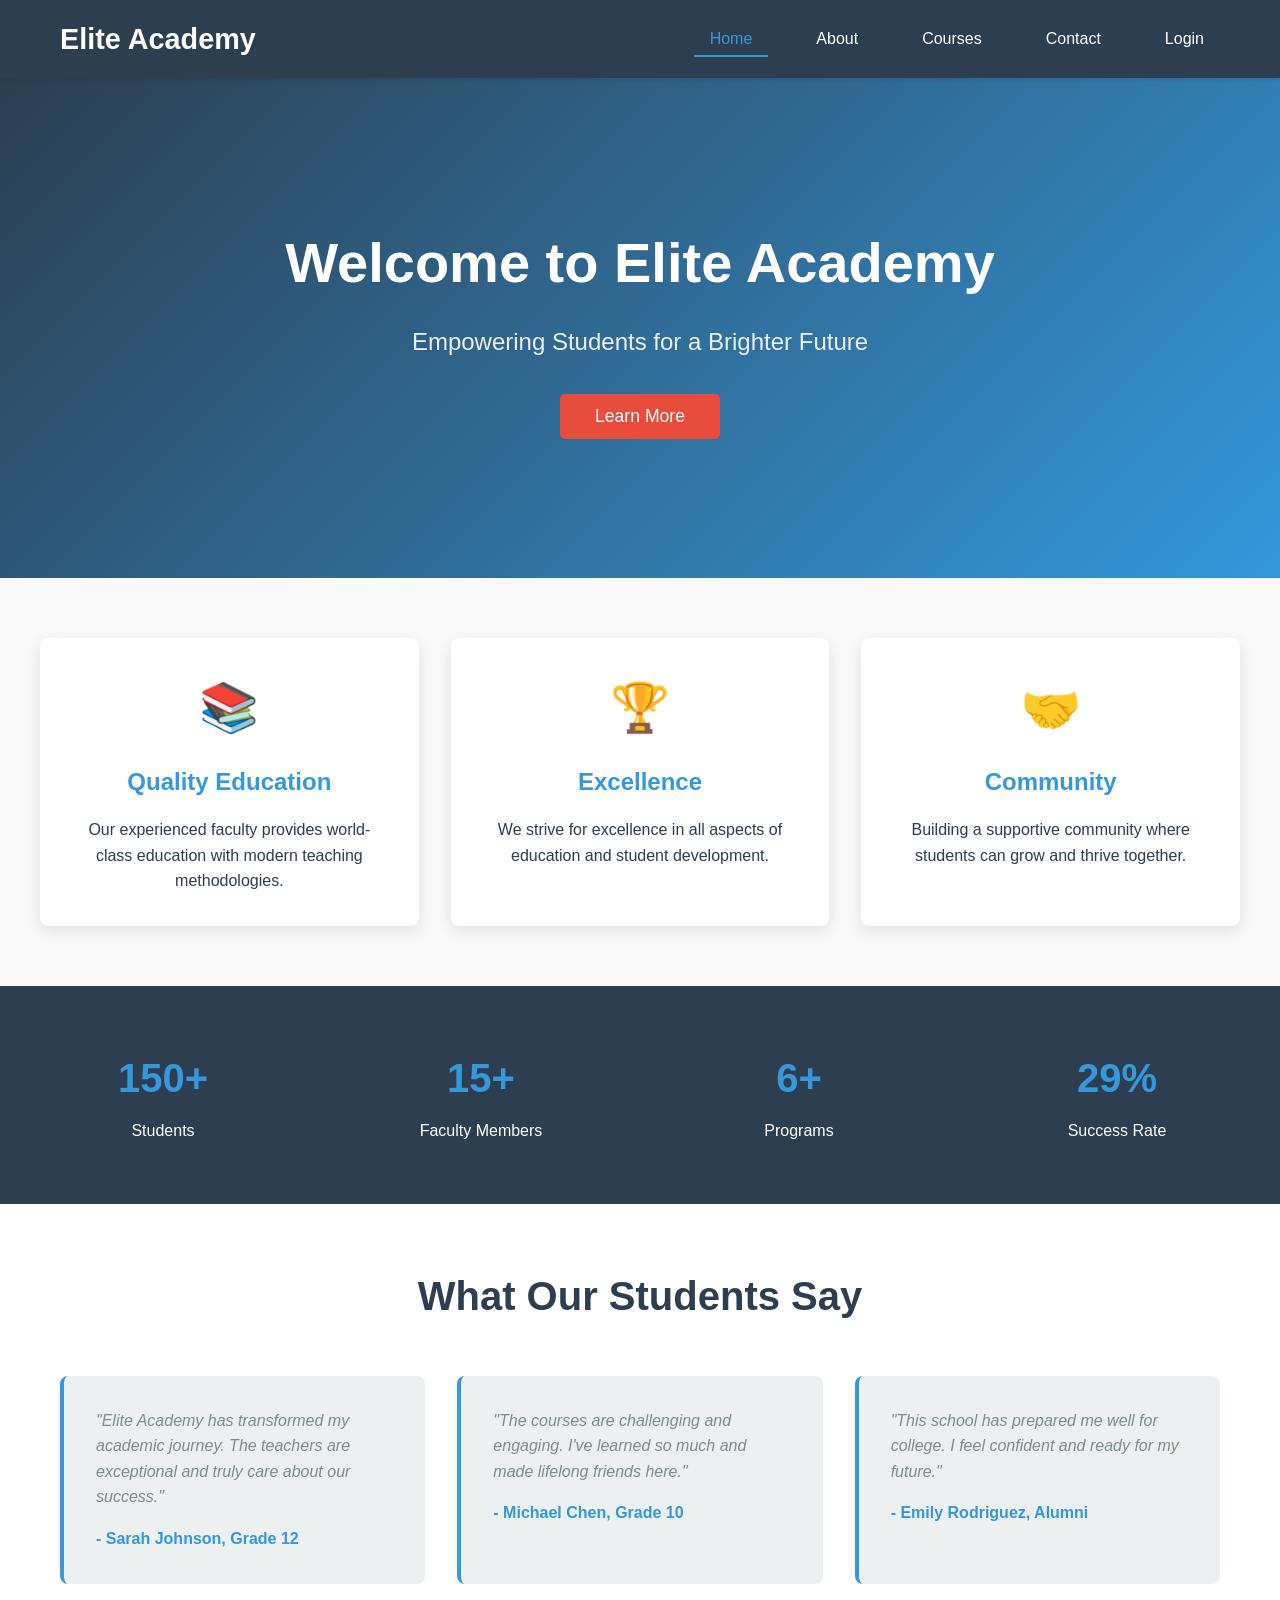
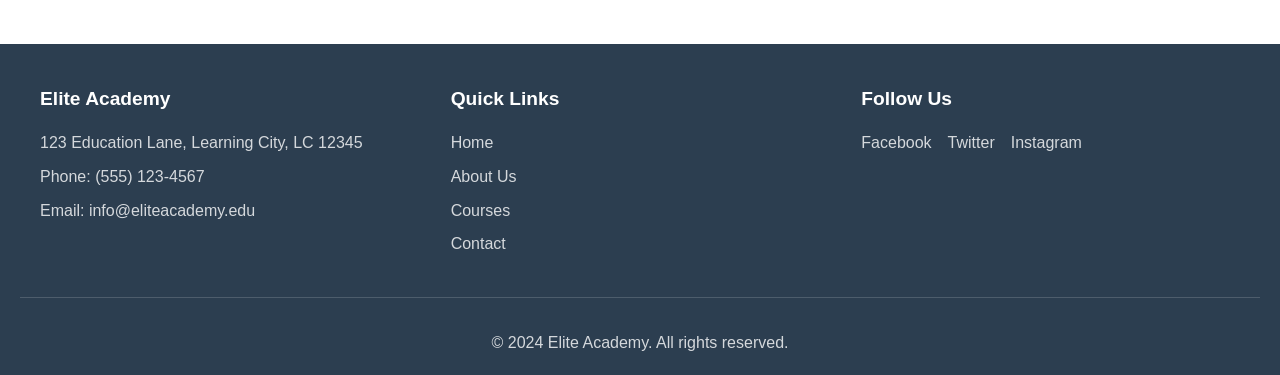
<file: school-website/index.html>
<!DOCTYPE html>
<html lang="en">
<head>
    <meta charset="UTF-8">
    <meta name="viewport" content="width=device-width, initial-scale=1.0">
    <title>Elite Academy - Quality Education for All</title>
    <link rel="stylesheet" href="style.css">
</head>
<body>
    <nav class="navbar">
        <div class="nav-container">
            <div class="logo">Elite Academy</div>
            <ul class="nav-menu">
                <li><a href="index.html" class="active">Home</a></li>
                <li><a href="about.html">About</a></li>
                <li><a href="courses.html">Courses</a></li>
                <li><a href="contact.html">Contact</a></li>
                <li><a href="login.html">Login</a></li>
            </ul>
        </div>
    </nav>

    <section class="hero">
        <div class="hero-content">
            <h1>Welcome to Elite Academy</h1>
            <p>Empowering Students for a Brighter Future</p>
            <button class="cta-button" onclick="document.location='about.html'">Learn More</button>
        </div>
    </section>

    <section class="features">
        <div class="feature-container">
            <div class="feature-card">
                <div class="feature-icon">📚</div>
                <h3>Quality Education</h3>
                <p>Our experienced faculty provides world-class education with modern teaching methodologies.</p>
            </div>
            <div class="feature-card">
                <div class="feature-icon">🏆</div>
                <h3>Excellence</h3>
                <p>We strive for excellence in all aspects of education and student development.</p>
            </div>
            <div class="feature-card">
                <div class="feature-icon">🤝</div>
                <h3>Community</h3>
                <p>Building a supportive community where students can grow and thrive together.</p>
            </div>
        </div>
    </section>

    <section class="stats">
        <div class="stat-item">
            <h2>500+</h2>
            <p>Students</p>
        </div>
        <div class="stat-item">
            <h2>50+</h2>
            <p>Faculty Members</p>
        </div>
        <div class="stat-item">
            <h2>20+</h2>
            <p>Programs</p>
        </div>
        <div class="stat-item">
            <h2>95%</h2>
            <p>Success Rate</p>
        </div>
    </section>

    <section class="testimonials">
        <h2>What Our Students Say</h2>
        <div class="testimonial-container">
            <div class="testimonial">
                <p>"Elite Academy has transformed my academic journey. The teachers are exceptional and truly care about our success."</p>
                <strong>- Sarah Johnson, Grade 12</strong>
            </div>
            <div class="testimonial">
                <p>"The courses are challenging and engaging. I've learned so much and made lifelong friends here."</p>
                <strong>- Michael Chen, Grade 10</strong>
            </div>
            <div class="testimonial">
                <p>"This school has prepared me well for college. I feel confident and ready for my future."</p>
                <strong>- Emily Rodriguez, Alumni</strong>
            </div>
        </div>
    </section>

    <footer class="footer">
        <div class="footer-content">
            <div class="footer-section">
                <h4>Elite Academy</h4>
                <p>123 Education Lane, Learning City, LC 12345</p>
                <p>Phone: (555) 123-4567</p>
                <p>Email: info@eliteacademy.edu</p>
            </div>
            <div class="footer-section">
                <h4>Quick Links</h4>
                <ul>
                    <li><a href="index.html">Home</a></li>
                    <li><a href="about.html">About Us</a></li>
                    <li><a href="courses.html">Courses</a></li>
                    <li><a href="contact.html">Contact</a></li>
                </ul>
            </div>
            <div class="footer-section">
                <h4>Follow Us</h4>
                <div class="social-links">
                    <a href="#">Facebook</a>
                    <a href="#">Twitter</a>
                    <a href="#">Instagram</a>
                </div>
            </div>
        </div>
        <div class="footer-bottom">
            <p>&copy; 2024 Elite Academy. All rights reserved.</p>
        </div>
    </footer>

    <script src="script.js"></script>
</body>
</html>
</file>
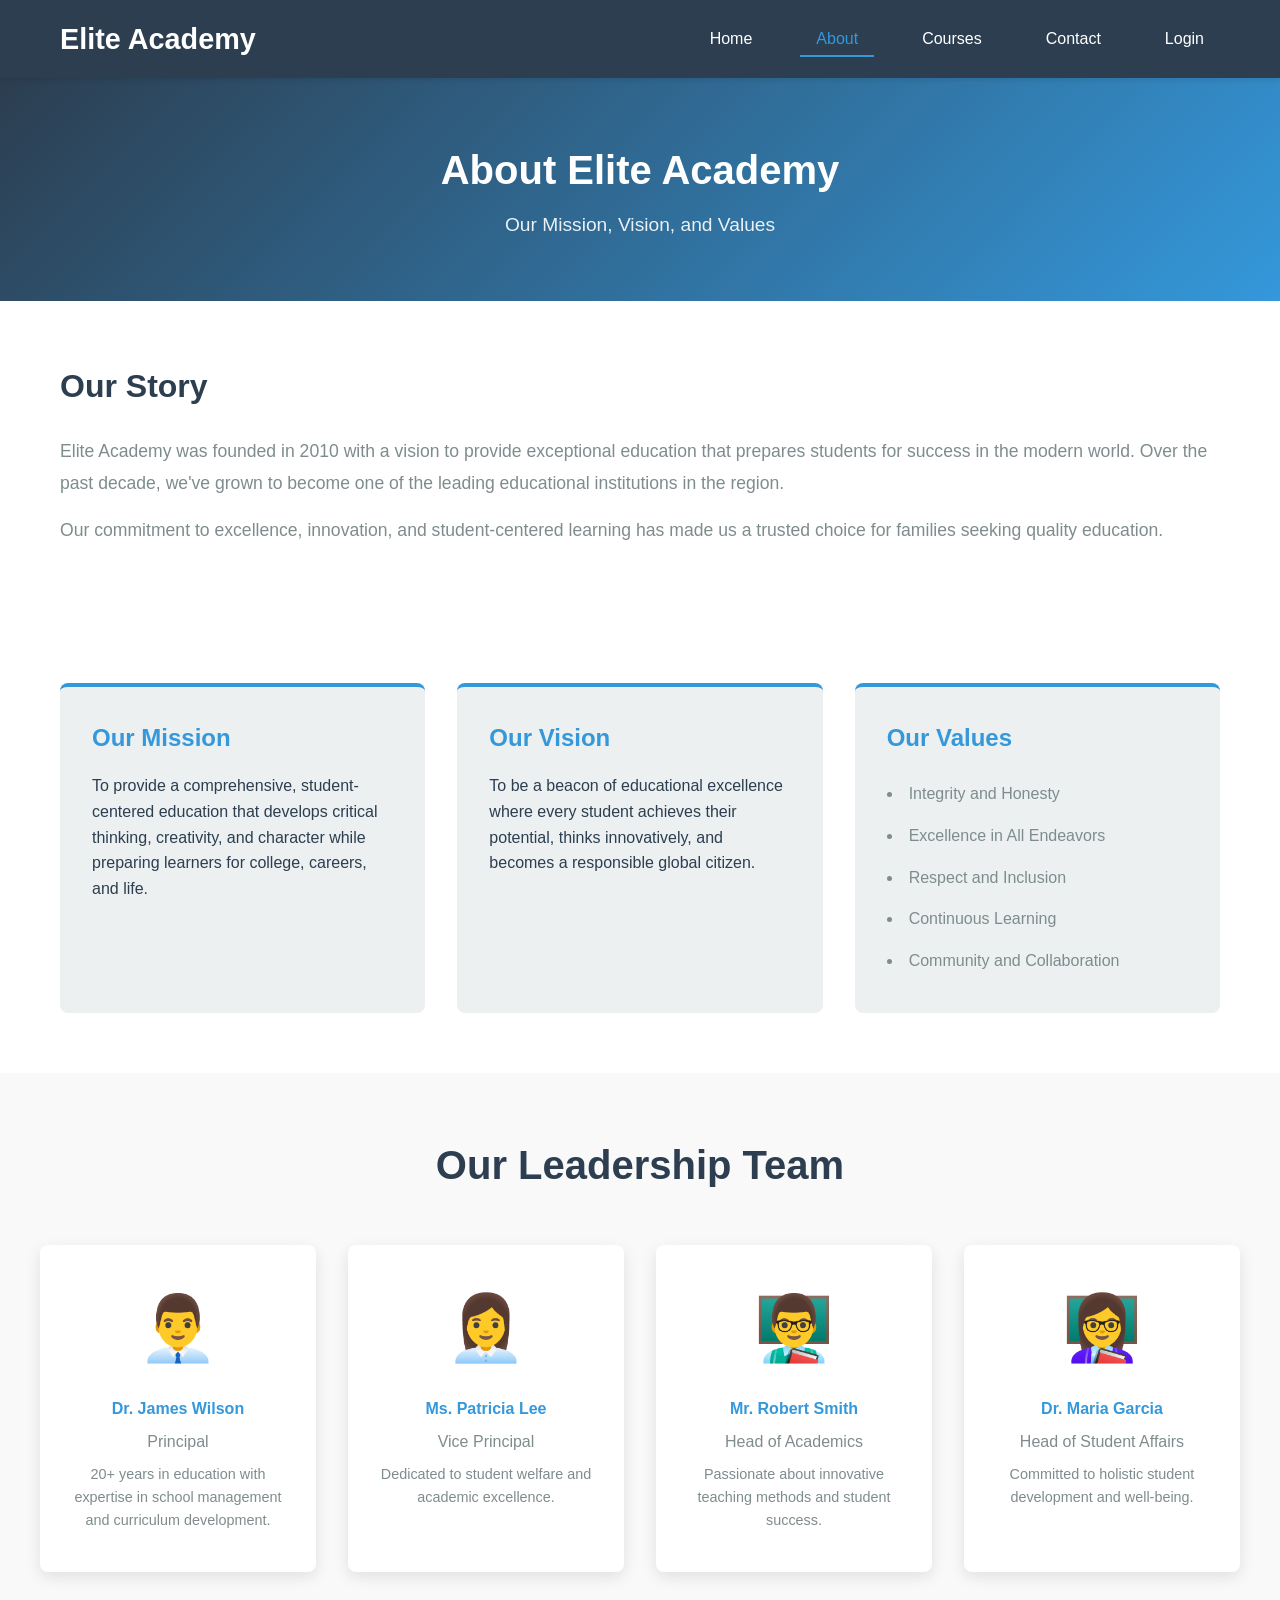
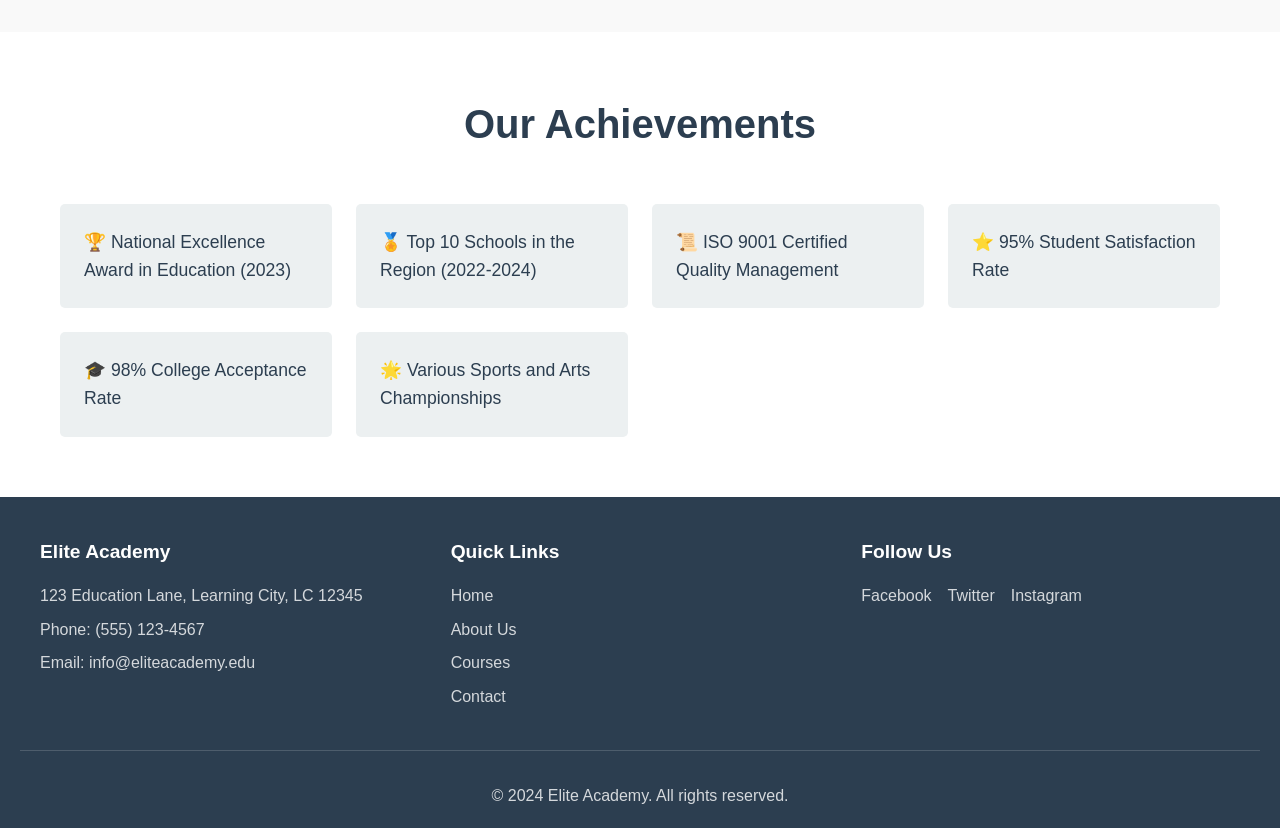
<file: school-website/about.html>
<!DOCTYPE html>
<html lang="en">
<head>
    <meta charset="UTF-8">
    <meta name="viewport" content="width=device-width, initial-scale=1.0">
    <title>About - Elite Academy</title>
    <link rel="stylesheet" href="style.css">
</head>
<body>
    <nav class="navbar">
        <div class="nav-container">
            <div class="logo">Elite Academy</div>
            <ul class="nav-menu">
                <li><a href="index.html">Home</a></li>
                <li><a href="about.html" class="active">About</a></li>
                <li><a href="courses.html">Courses</a></li>
                <li><a href="contact.html">Contact</a></li>
                <li><a href="login.html">Login</a></li>
            </ul>
        </div>
    </nav>

    <section class="page-hero">
        <h1>About Elite Academy</h1>
        <p>Our Mission, Vision, and Values</p>
    </section>

    <section class="about-section">
        <div class="about-container">
            <div class="about-text">
                <h2>Our Story</h2>
                <p>Elite Academy was founded in 2010 with a vision to provide exceptional education that prepares students for success in the modern world. Over the past decade, we've grown to become one of the leading educational institutions in the region.</p>
                <p>Our commitment to excellence, innovation, and student-centered learning has made us a trusted choice for families seeking quality education.</p>
            </div>
        </div>
    </section>

    <section class="mission-vision">
        <div class="mission-card">
            <h3>Our Mission</h3>
            <p>To provide a comprehensive, student-centered education that develops critical thinking, creativity, and character while preparing learners for college, careers, and life.</p>
        </div>
        <div class="vision-card">
            <h3>Our Vision</h3>
            <p>To be a beacon of educational excellence where every student achieves their potential, thinks innovatively, and becomes a responsible global citizen.</p>
        </div>
        <div class="values-card">
            <h3>Our Values</h3>
            <ul>
                <li>Integrity and Honesty</li>
                <li>Excellence in All Endeavors</li>
                <li>Respect and Inclusion</li>
                <li>Continuous Learning</li>
                <li>Community and Collaboration</li>
            </ul>
        </div>
    </section>

    <section class="team">
        <h2>Our Leadership Team</h2>
        <div class="team-container">
            <div class="team-member">
                <div class="member-image">👨‍💼</div>
                <h4>Dr. James Wilson</h4>
                <p>Principal</p>
                <p class="member-bio">20+ years in education with expertise in school management and curriculum development.</p>
            </div>
            <div class="team-member">
                <div class="member-image">👩‍💼</div>
                <h4>Ms. Patricia Lee</h4>
                <p>Vice Principal</p>
                <p class="member-bio">Dedicated to student welfare and academic excellence.</p>
            </div>
            <div class="team-member">
                <div class="member-image">👨‍🏫</div>
                <h4>Mr. Robert Smith</h4>
                <p>Head of Academics</p>
                <p class="member-bio">Passionate about innovative teaching methods and student success.</p>
            </div>
            <div class="team-member">
                <div class="member-image">👩‍🏫</div>
                <h4>Dr. Maria Garcia</h4>
                <p>Head of Student Affairs</p>
                <p class="member-bio">Committed to holistic student development and well-being.</p>
            </div>
        </div>
    </section>

    <section class="achievements">
        <h2>Our Achievements</h2>
        <ul class="achievement-list">
            <li>🏆 National Excellence Award in Education (2023)</li>
            <li>🏅 Top 10 Schools in the Region (2022-2024)</li>
            <li>📜 ISO 9001 Certified Quality Management</li>
            <li>⭐ 95% Student Satisfaction Rate</li>
            <li>🎓 98% College Acceptance Rate</li>
            <li>🌟 Various Sports and Arts Championships</li>
        </ul>
    </section>

    <footer class="footer">
        <div class="footer-content">
            <div class="footer-section">
                <h4>Elite Academy</h4>
                <p>123 Education Lane, Learning City, LC 12345</p>
                <p>Phone: (555) 123-4567</p>
                <p>Email: info@eliteacademy.edu</p>
            </div>
            <div class="footer-section">
                <h4>Quick Links</h4>
                <ul>
                    <li><a href="index.html">Home</a></li>
                    <li><a href="about.html">About Us</a></li>
                    <li><a href="courses.html">Courses</a></li>
                    <li><a href="contact.html">Contact</a></li>
                </ul>
            </div>
            <div class="footer-section">
                <h4>Follow Us</h4>
                <div class="social-links">
                    <a href="#">Facebook</a>
                    <a href="#">Twitter</a>
                    <a href="#">Instagram</a>
                </div>
            </div>
        </div>
        <div class="footer-bottom">
            <p>&copy; 2024 Elite Academy. All rights reserved.</p>
        </div>
    </footer>

    <script src="script.js"></script>
</body>
</html>
</file>
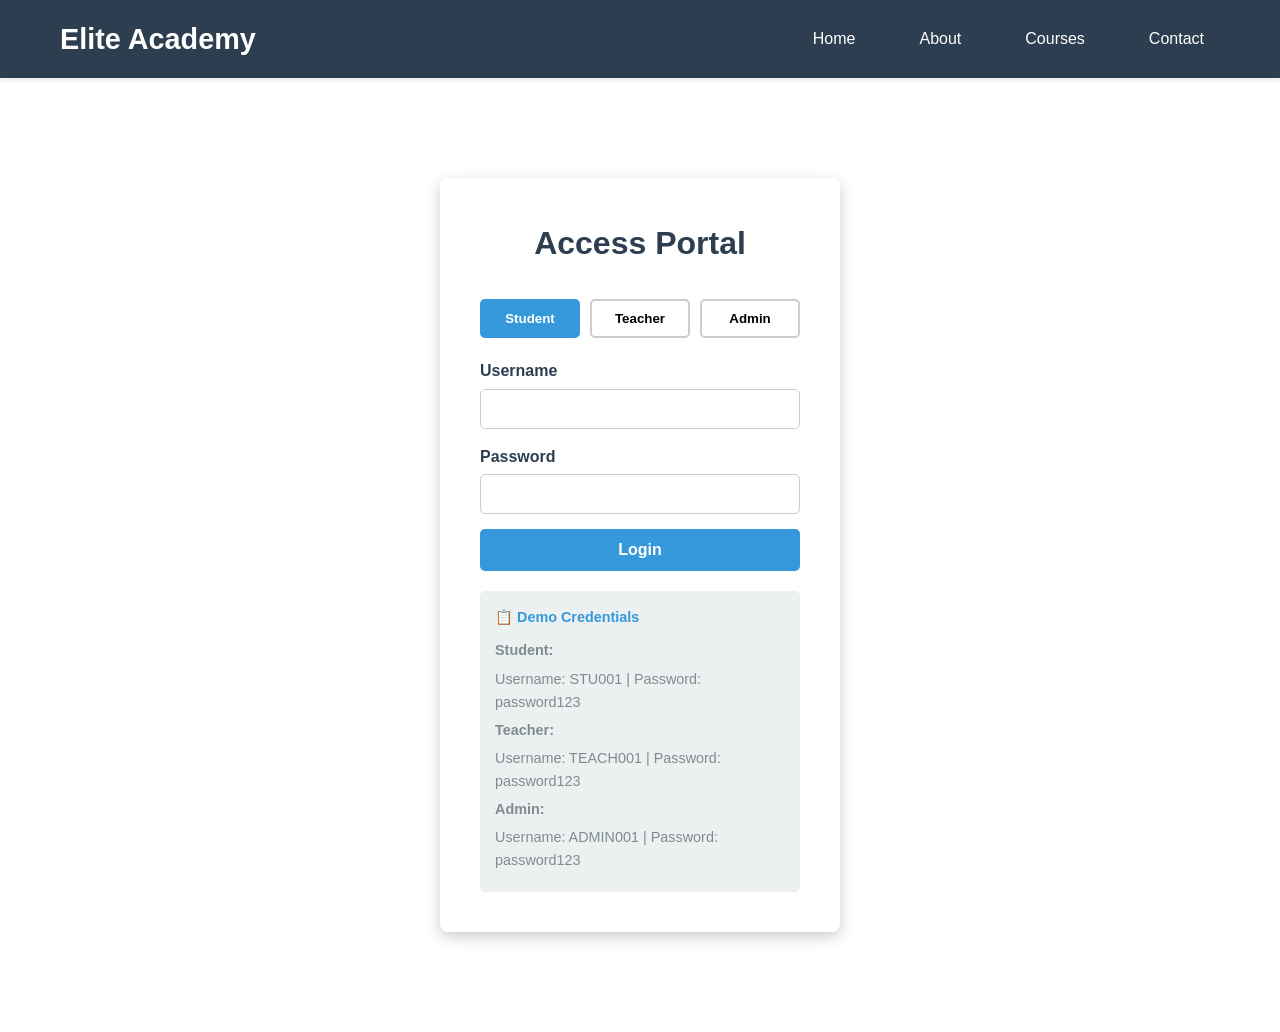
<file: school-website/admin-dashboard.html>
<!DOCTYPE html>
<html lang="en">
<head>
    <meta charset="UTF-8">
    <meta name="viewport" content="width=device-width, initial-scale=1.0">
    <title>Admin Dashboard - Elite Academy</title>
    <link rel="stylesheet" href="style.css">
    <style>
        .dashboard-container {
            max-width: 1400px;
            margin: 0 auto;
            padding: 20px;
        }

        .dashboard-header {
            background: linear-gradient(135deg, var(--primary-color) 0%, var(--secondary-color) 100%);
            color: white;
            padding: 30px;
            border-radius: 8px;
            margin-bottom: 30px;
        }

        .dashboard-header h1 {
            margin: 0;
            font-size: 2.5rem;
        }

        .dashboard-stats {
            display: grid;
            grid-template-columns: repeat(auto-fit, minmax(200px, 1fr));
            gap: 20px;
            margin-bottom: 30px;
        }

        .stat-card {
            background: white;
            padding: 20px;
            border-radius: 8px;
            text-align: center;
            box-shadow: 0 5px 15px rgba(0,0,0,0.1);
        }

        .stat-card h3 {
            color: var(--secondary-color);
            font-size: 2rem;
            margin: 10px 0;
        }

        .stat-card p {
            color: var(--light-text);
            margin: 0;
        }

        .tab-container {
            display: flex;
            gap: 10px;
            margin-bottom: 20px;
        }

        .tab-btn {
            padding: 10px 20px;
            background: white;
            border: 2px solid #ddd;
            border-radius: 5px;
            cursor: pointer;
            transition: all 0.3s ease;
            font-weight: 600;
        }

        .tab-btn.active {
            background: var(--secondary-color);
            color: white;
            border-color: var(--secondary-color);
        }

        .tab-content {
            background: white;
            padding: 30px;
            border-radius: 8px;
            box-shadow: 0 5px 15px rgba(0,0,0,0.1);
            display: none;
        }

        .tab-content.active {
            display: block;
        }

        .users-table {
            width: 100%;
            border-collapse: collapse;
            margin-bottom: 20px;
        }

        .users-table thead {
            background-color: var(--primary-color);
            color: white;
        }

        .users-table th,
        .users-table td {
            padding: 15px;
            text-align: left;
            border-bottom: 1px solid #ddd;
        }

        .users-table tbody tr:hover {
            background-color: var(--light-bg);
        }

        .action-buttons {
            display: flex;
            gap: 10px;
        }

        .edit-btn, .delete-btn {
            padding: 6px 12px;
            border: none;
            border-radius: 5px;
            cursor: pointer;
            font-size: 0.9rem;
            transition: all 0.3s ease;
        }

        .edit-btn {
            background-color: var(--secondary-color);
            color: white;
        }

        .edit-btn:hover {
            background-color: #2980b9;
        }

        .delete-btn {
            background-color: var(--accent-color);
            color: white;
        }

        .delete-btn:hover {
            background-color: #c0392b;
        }

        .add-user-form {
            background: var(--light-bg);
            padding: 20px;
            border-radius: 8px;
            margin-bottom: 20px;
        }

        .form-row {
            display: grid;
            grid-template-columns: repeat(auto-fit, minmax(200px, 1fr));
            gap: 15px;
            margin-bottom: 15px;
        }

        .form-group {
            display: flex;
            flex-direction: column;
        }

        .form-group label {
            font-weight: 600;
            margin-bottom: 5px;
            color: var(--dark-text);
        }

        .form-group input,
        .form-group select {
            padding: 8px;
            border: 1px solid #ccc;
            border-radius: 5px;
            font-size: 1rem;
        }

        .form-group input:focus,
        .form-group select:focus {
            outline: none;
            border-color: var(--secondary-color);
            box-shadow: 0 0 5px rgba(52, 152, 219, 0.3);
        }

        .add-btn {
            background-color: var(--secondary-color);
            color: white;
            padding: 10px 20px;
            border: none;
            border-radius: 5px;
            cursor: pointer;
            font-weight: 600;
            transition: all 0.3s ease;
        }

        .add-btn:hover {
            background-color: #2980b9;
        }

        .logout-btn {
            background-color: var(--accent-color);
            color: white;
            padding: 10px 20px;
            border: none;
            border-radius: 5px;
            cursor: pointer;
            float: right;
            transition: all 0.3s ease;
        }

        .logout-btn:hover {
            background-color: #c0392b;
        }

        .clear-float {
            clear: both;
        }

        .success-message {
            background-color: #27ae60;
            color: white;
            padding: 15px;
            border-radius: 5px;
            margin-bottom: 20px;
            display: none;
        }

        .error-message {
            background-color: var(--accent-color);
            color: white;
            padding: 15px;
            border-radius: 5px;
            margin-bottom: 20px;
            display: none;
        }

        .no-data {
            text-align: center;
            padding: 40px;
            color: var(--light-text);
        }

        .role-badge {
            display: inline-block;
            padding: 4px 10px;
            border-radius: 15px;
            font-size: 0.85rem;
            font-weight: 600;
        }

        .role-student { background-color: #3498db; color: white; }
        .role-teacher { background-color: #9b59b6; color: white; }
        .role-admin { background-color: #e74c3c; color: white; }
    </style>
</head>
<body>
    <nav class="navbar">
        <div class="nav-container">
            <div class="logo">Elite Academy</div>
            <ul class="nav-menu">
                <li><a href="index.html">Home</a></li>
                <li><a href="admin-dashboard.html" class="active">Admin Dashboard</a></li>
                <li><a href="#" onclick="handleLogout(); return false;">Logout</a></li>
            </ul>
        </div>
    </nav>

    <div class="dashboard-container">
        <div class="dashboard-header">
            <button class="logout-btn" onclick="handleLogout()">Logout</button>
            <h1>🔐 Admin Dashboard</h1>
            <p id="admin-name">Administrator</p>
            <div class="clear-float"></div>
        </div>

        <div id="success-message" class="success-message"></div>
        <div id="error-message" class="error-message"></div>

        <div class="dashboard-stats">
            <div class="stat-card">
                <div>👨‍🎓</div>
                <h3 id="total-students">0</h3>
                <p>Total Students</p>
            </div>
            <div class="stat-card">
                <div>👨‍🏫</div>
                <h3 id="total-teachers">0</h3>
                <p>Total Teachers</p>
            </div>
            <div class="stat-card">
                <div>👤</div>
                <h3 id="total-admins">0</h3>
                <p>Total Admins</p>
            </div>
            <div class="stat-card">
                <div>📊</div>
                <h3 id="total-users">0</h3>
                <p>Total Users</p>
            </div>
        </div>

        <div class="tab-container">
            <button class="tab-btn active" onclick="switchTab('students')">Students</button>
            <button class="tab-btn" onclick="switchTab('teachers')">Teachers</button>
            <button class="tab-btn" onclick="switchTab('admins')">Admins</button>
        </div>

        <!-- Students Tab -->
        <div id="students" class="tab-content active">
            <h2>Manage Students</h2>
            
            <div class="add-user-form">
                <h3>Add New Student</h3>
                <div class="form-row">
                    <div class="form-group">
                        <label>Username (e.g., STU004)</label>
                        <input type="text" id="student-username" placeholder="STU004">
                    </div>
                    <div class="form-group">
                        <label>Full Name</label>
                        <input type="text" id="student-name" placeholder="John Smith">
                    </div>
                    <div class="form-group">
                        <label>Email</label>
                        <input type="email" id="student-email" placeholder="john@eliteacademy.edu">
                    </div>
                    <div class="form-group">
                        <label>Password</label>
                        <input type="password" id="student-password" placeholder="password123">
                    </div>
                </div>
                <button class="add-btn" onclick="addUser('student')">Add Student</button>
            </div>

            <table class="users-table">
                <thead>
                    <tr>
                        <th>ID</th>
                        <th>Username</th>
                        <th>Name</th>
                        <th>Email</th>
                        <th>Actions</th>
                    </tr>
                </thead>
                <tbody id="students-tbody">
                </tbody>
            </table>
        </div>

        <!-- Teachers Tab -->
        <div id="teachers" class="tab-content">
            <h2>Manage Teachers</h2>
            
            <div class="add-user-form">
                <h3>Add New Teacher</h3>
                <div class="form-row">
                    <div class="form-group">
                        <label>Username (e.g., TEACH004)</label>
                        <input type="text" id="teacher-username" placeholder="TEACH004">
                    </div>
                    <div class="form-group">
                        <label>Full Name</label>
                        <input type="text" id="teacher-name" placeholder="Dr. Robert Johnson">
                    </div>
                    <div class="form-group">
                        <label>Subject</label>
                        <input type="text" id="teacher-subject" placeholder="Physics">
                    </div>
                    <div class="form-group">
                        <label>Email</label>
                        <input type="email" id="teacher-email" placeholder="robert@eliteacademy.edu">
                    </div>
                    <div class="form-group">
                        <label>Password</label>
                        <input type="password" id="teacher-password" placeholder="password123">
                    </div>
                </div>
                <button class="add-btn" onclick="addUser('teacher')">Add Teacher</button>
            </div>

            <table class="users-table">
                <thead>
                    <tr>
                        <th>ID</th>
                        <th>Username</th>
                        <th>Name</th>
                        <th>Subject</th>
                        <th>Email</th>
                        <th>Actions</th>
                    </tr>
                </thead>
                <tbody id="teachers-tbody">
                </tbody>
            </table>
        </div>

        <!-- Admins Tab -->
        <div id="admins" class="tab-content">
            <h2>Manage Admins</h2>
            
            <div class="add-user-form">
                <h3>Add New Admin</h3>
                <div class="form-row">
                    <div class="form-group">
                        <label>Username (e.g., ADMIN002)</label>
                        <input type="text" id="admin-username" placeholder="ADMIN002">
                    </div>
                    <div class="form-group">
                        <label>Full Name</label>
                        <input type="text" id="admin-name-input" placeholder="Jane Smith">
                    </div>
                    <div class="form-group">
                        <label>Email</label>
                        <input type="email" id="admin-email" placeholder="jane@eliteacademy.edu">
                    </div>
                    <div class="form-group">
                        <label>Password</label>
                        <input type="password" id="admin-password" placeholder="password123">
                    </div>
                </div>
                <button class="add-btn" onclick="addUser('admin')">Add Admin</button>
            </div>

            <table class="users-table">
                <thead>
                    <tr>
                        <th>ID</th>
                        <th>Username</th>
                        <th>Name</th>
                        <th>Email</th>
                        <th>Actions</th>
                    </tr>
                </thead>
                <tbody id="admins-tbody">
                </tbody>
            </table>
        </div>
    </div>

    <footer class="footer">
        <div class="footer-content">
            <div class="footer-section">
                <h4>Elite Academy</h4>
                <p>123 Education Lane, Learning City, LC 12345</p>
            </div>
        </div>
        <div class="footer-bottom">
            <p>&copy; 2024 Elite Academy. All rights reserved.</p>
        </div>
    </footer>

    <script src="auth.js"></script>
    <script src="script.js"></script>
    <script>
        // Check authentication
        const session = checkAuth('admin');

        if (session) {
            document.getElementById('admin-name').textContent = 'Welcome, ' + session.name;
            loadUsers();
        }

        function switchTab(tab) {
            // Hide all tabs
            document.querySelectorAll('.tab-content').forEach(el => el.classList.remove('active'));
            document.querySelectorAll('.tab-btn').forEach(el => el.classList.remove('active'));

            // Show selected tab
            document.getElementById(tab).classList.add('active');
            event.target.classList.add('active');
        }

        function loadUsers() {
            const users = authManager.getAllUsers();
            const stats = authManager.getStatistics();

            // Update statistics
            document.getElementById('total-students').textContent = stats.totalStudents;
            document.getElementById('total-teachers').textContent = stats.totalTeachers;
            document.getElementById('total-admins').textContent = stats.totalAdmins;
            document.getElementById('total-users').textContent = stats.totalStudents + stats.totalTeachers + stats.totalAdmins;

            // Load students
            const studentsTbody = document.getElementById('students-tbody');
            studentsTbody.innerHTML = '';
            if (users.student && users.student.length > 0) {
                users.student.forEach(student => {
                    const row = document.createElement('tr');
                    row.innerHTML = `
                        <td>${student.id}</td>
                        <td>${student.username}</td>
                        <td>${student.name}</td>
                        <td>${student.email}</td>
                        <td class="action-buttons">
                            <button class="delete-btn" onclick="deleteUser('student', '${student.id}')">Delete</button>
                        </td>
                    `;
                    studentsTbody.appendChild(row);
                });
            } else {
                studentsTbody.innerHTML = '<tr><td colspan="5" class="no-data">No students</td></tr>';
            }

            // Load teachers
            const teachersTbody = document.getElementById('teachers-tbody');
            teachersTbody.innerHTML = '';
            if (users.teacher && users.teacher.length > 0) {
                users.teacher.forEach(teacher => {
                    const row = document.createElement('tr');
                    row.innerHTML = `
                        <td>${teacher.id}</td>
                        <td>${teacher.username}</td>
                        <td>${teacher.name}</td>
                        <td>${teacher.subject}</td>
                        <td>${teacher.email}</td>
                        <td class="action-buttons">
                            <button class="delete-btn" onclick="deleteUser('teacher', '${teacher.id}')">Delete</button>
                        </td>
                    `;
                    teachersTbody.appendChild(row);
                });
            } else {
                teachersTbody.innerHTML = '<tr><td colspan="6" class="no-data">No teachers</td></tr>';
            }

            // Load admins (except self)
            const adminsTbody = document.getElementById('admins-tbody');
            adminsTbody.innerHTML = '';
            if (users.admin && users.admin.length > 0) {
                users.admin.forEach(admin => {
                    const row = document.createElement('tr');
                    const isCurrentUser = admin.id === session.userId;
                    row.innerHTML = `
                        <td>${admin.id}</td>
                        <td>${admin.username}</td>
                        <td>${admin.name} ${isCurrentUser ? '(You)' : ''}</td>
                        <td>${admin.email}</td>
                        <td class="action-buttons">
                            ${!isCurrentUser ? `<button class="delete-btn" onclick="deleteUser('admin', '${admin.id}')">Delete</button>` : '<span>-</span>'}
                        </td>
                    `;
                    adminsTbody.appendChild(row);
                });
            } else {
                adminsTbody.innerHTML = '<tr><td colspan="5" class="no-data">No admins</td></tr>';
            }
        }

        function addUser(role) {
            let userData = {};
            const successMsg = document.getElementById('success-message');
            const errorMsg = document.getElementById('error-message');

            if (role === 'student') {
                userData = {
                    username: document.getElementById('student-username').value,
                    name: document.getElementById('student-name').value,
                    email: document.getElementById('student-email').value,
                    password: document.getElementById('student-password').value
                };
            } else if (role === 'teacher') {
                userData = {
                    username: document.getElementById('teacher-username').value,
                    name: document.getElementById('teacher-name').value,
                    subject: document.getElementById('teacher-subject').value,
                    email: document.getElementById('teacher-email').value,
                    password: document.getElementById('teacher-password').value
                };
            } else if (role === 'admin') {
                userData = {
                    username: document.getElementById('admin-username').value,
                    name: document.getElementById('admin-name-input').value,
                    email: document.getElementById('admin-email').value,
                    password: document.getElementById('admin-password').value
                };
            }

            // Validation
            if (!userData.username || !userData.name || !userData.email || !userData.password) {
                errorMsg.textContent = '⚠️ All fields are required';
                errorMsg.style.display = 'block';
                successMsg.style.display = 'none';
                return;
            }

            if (!userData.email.includes('@')) {
                errorMsg.textContent = '⚠️ Invalid email format';
                errorMsg.style.display = 'block';
                successMsg.style.display = 'none';
                return;
            }

            // Add user
            const newUser = authManager.addUser(role, userData);
            successMsg.textContent = `✓ ${role.charAt(0).toUpperCase() + role.slice(1)} added successfully (ID: ${newUser.id})`;
            successMsg.style.display = 'block';
            errorMsg.style.display = 'none';

            // Clear form
            if (role === 'student') {
                document.getElementById('student-username').value = '';
                document.getElementById('student-name').value = '';
                document.getElementById('student-email').value = '';
                document.getElementById('student-password').value = '';
            } else if (role === 'teacher') {
                document.getElementById('teacher-username').value = '';
                document.getElementById('teacher-name').value = '';
                document.getElementById('teacher-subject').value = '';
                document.getElementById('teacher-email').value = '';
                document.getElementById('teacher-password').value = '';
            } else if (role === 'admin') {
                document.getElementById('admin-username').value = '';
                document.getElementById('admin-name-input').value = '';
                document.getElementById('admin-email').value = '';
                document.getElementById('admin-password').value = '';
            }

            // Reload users
            setTimeout(() => {
                loadUsers();
                successMsg.style.display = 'none';
            }, 2000);
        }

        function deleteUser(role, userId) {
            if (confirm('Are you sure you want to delete this user?')) {
                authManager.deleteUser(role, userId);
                document.getElementById('success-message').textContent = '✓ User deleted successfully';
                document.getElementById('success-message').style.display = 'block';
                loadUsers();
                setTimeout(() => {
                    document.getElementById('success-message').style.display = 'none';
                }, 2000);
            }
        }
    </script>
</body>
</html>
</file>
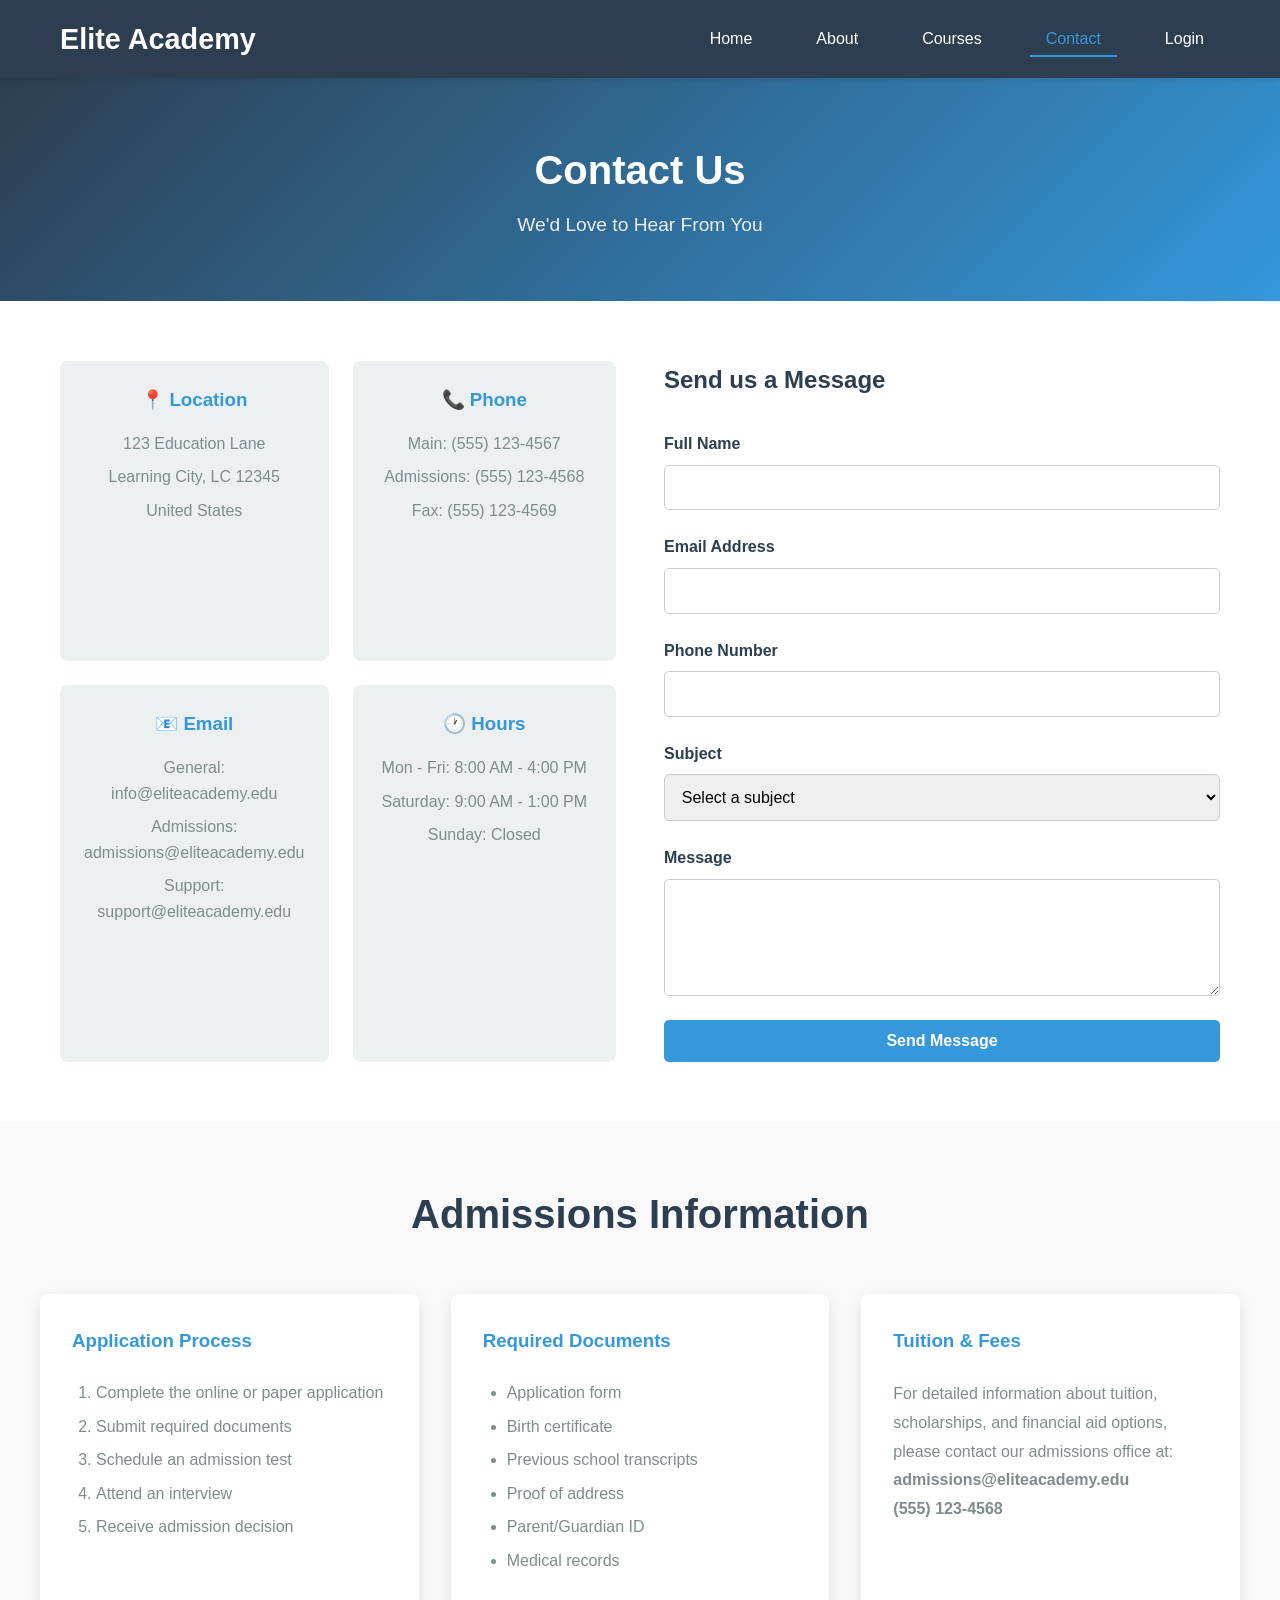
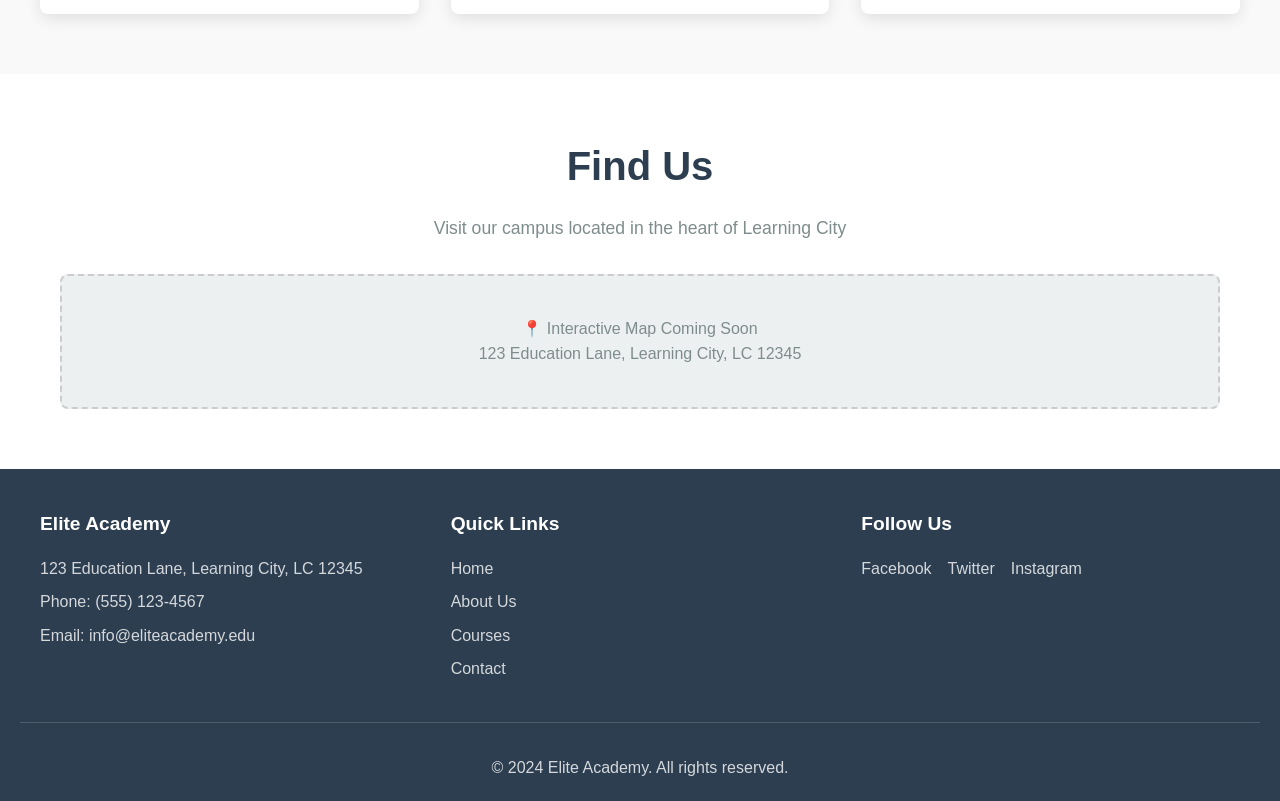
<file: school-website/contact.html>
<!DOCTYPE html>
<html lang="en">
<head>
    <meta charset="UTF-8">
    <meta name="viewport" content="width=device-width, initial-scale=1.0">
    <title>Contact - Elite Academy</title>
    <link rel="stylesheet" href="style.css">
</head>
<body>
    <nav class="navbar">
        <div class="nav-container">
            <div class="logo">Elite Academy</div>
            <ul class="nav-menu">
                <li><a href="index.html">Home</a></li>
                <li><a href="about.html">About</a></li>
                <li><a href="courses.html">Courses</a></li>
                <li><a href="contact.html" class="active">Contact</a></li>
                <li><a href="login.html">Login</a></li>
            </ul>
        </div>
    </nav>

    <section class="page-hero">
        <h1>Contact Us</h1>
        <p>We'd Love to Hear From You</p>
    </section>

    <section class="contact-section">
        <div class="contact-container">
            <div class="contact-info">
                <div class="info-card">
                    <h3>📍 Location</h3>
                    <p>123 Education Lane</p>
                    <p>Learning City, LC 12345</p>
                    <p>United States</p>
                </div>
                <div class="info-card">
                    <h3>📞 Phone</h3>
                    <p>Main: (555) 123-4567</p>
                    <p>Admissions: (555) 123-4568</p>
                    <p>Fax: (555) 123-4569</p>
                </div>
                <div class="info-card">
                    <h3>📧 Email</h3>
                    <p>General: info@eliteacademy.edu</p>
                    <p>Admissions: admissions@eliteacademy.edu</p>
                    <p>Support: support@eliteacademy.edu</p>
                </div>
                <div class="info-card">
                    <h3>🕐 Hours</h3>
                    <p>Mon - Fri: 8:00 AM - 4:00 PM</p>
                    <p>Saturday: 9:00 AM - 1:00 PM</p>
                    <p>Sunday: Closed</p>
                </div>
            </div>

            <div class="contact-form-container">
                <h2>Send us a Message</h2>
                <form class="contact-form" onsubmit="handleSubmit(event)">
                    <div class="form-group">
                        <label for="name">Full Name</label>
                        <input type="text" id="name" name="name" required>
                    </div>
                    <div class="form-group">
                        <label for="email">Email Address</label>
                        <input type="email" id="email" name="email" required>
                    </div>
                    <div class="form-group">
                        <label for="phone">Phone Number</label>
                        <input type="tel" id="phone" name="phone">
                    </div>
                    <div class="form-group">
                        <label for="subject">Subject</label>
                        <select id="subject" name="subject" required>
                            <option value="">Select a subject</option>
                            <option value="admissions">Admissions Inquiry</option>
                            <option value="academics">Academic Question</option>
                            <option value="event">Event Information</option>
                            <option value="facility">Facility Tour</option>
                            <option value="other">Other</option>
                        </select>
                    </div>
                    <div class="form-group">
                        <label for="message">Message</label>
                        <textarea id="message" name="message" rows="5" required></textarea>
                    </div>
                    <button type="submit" class="submit-btn">Send Message</button>
                </form>
                <div id="form-message" style="display:none; margin-top: 20px; padding: 15px; border-radius: 5px;" class="success-message"></div>
            </div>
        </div>
    </section>

    <section class="admission-info">
        <h2>Admissions Information</h2>
        <div class="admission-container">
            <div class="admission-item">
                <h3>Application Process</h3>
                <ol>
                    <li>Complete the online or paper application</li>
                    <li>Submit required documents</li>
                    <li>Schedule an admission test</li>
                    <li>Attend an interview</li>
                    <li>Receive admission decision</li>
                </ol>
            </div>
            <div class="admission-item">
                <h3>Required Documents</h3>
                <ul>
                    <li>Application form</li>
                    <li>Birth certificate</li>
                    <li>Previous school transcripts</li>
                    <li>Proof of address</li>
                    <li>Parent/Guardian ID</li>
                    <li>Medical records</li>
                </ul>
            </div>
            <div class="admission-item">
                <h3>Tuition & Fees</h3>
                <p>For detailed information about tuition, scholarships, and financial aid options, please contact our admissions office at:</p>
                <p><strong>admissions@eliteacademy.edu</strong></p>
                <p><strong>(555) 123-4568</strong></p>
            </div>
        </div>
    </section>

    <section class="map-section">
        <h2>Find Us</h2>
        <p>Visit our campus located in the heart of Learning City</p>
        <div class="map-placeholder">
            <p>📍 Interactive Map Coming Soon</p>
            <p>123 Education Lane, Learning City, LC 12345</p>
        </div>
    </section>

    <footer class="footer">
        <div class="footer-content">
            <div class="footer-section">
                <h4>Elite Academy</h4>
                <p>123 Education Lane, Learning City, LC 12345</p>
                <p>Phone: (555) 123-4567</p>
                <p>Email: info@eliteacademy.edu</p>
            </div>
            <div class="footer-section">
                <h4>Quick Links</h4>
                <ul>
                    <li><a href="index.html">Home</a></li>
                    <li><a href="about.html">About Us</a></li>
                    <li><a href="courses.html">Courses</a></li>
                    <li><a href="contact.html">Contact</a></li>
                </ul>
            </div>
            <div class="footer-section">
                <h4>Follow Us</h4>
                <div class="social-links">
                    <a href="#">Facebook</a>
                    <a href="#">Twitter</a>
                    <a href="#">Instagram</a>
                </div>
            </div>
        </div>
        <div class="footer-bottom">
            <p>&copy; 2024 Elite Academy. All rights reserved.</p>
        </div>
    </footer>

    <script src="script.js"></script>
</body>
</html>
</file>
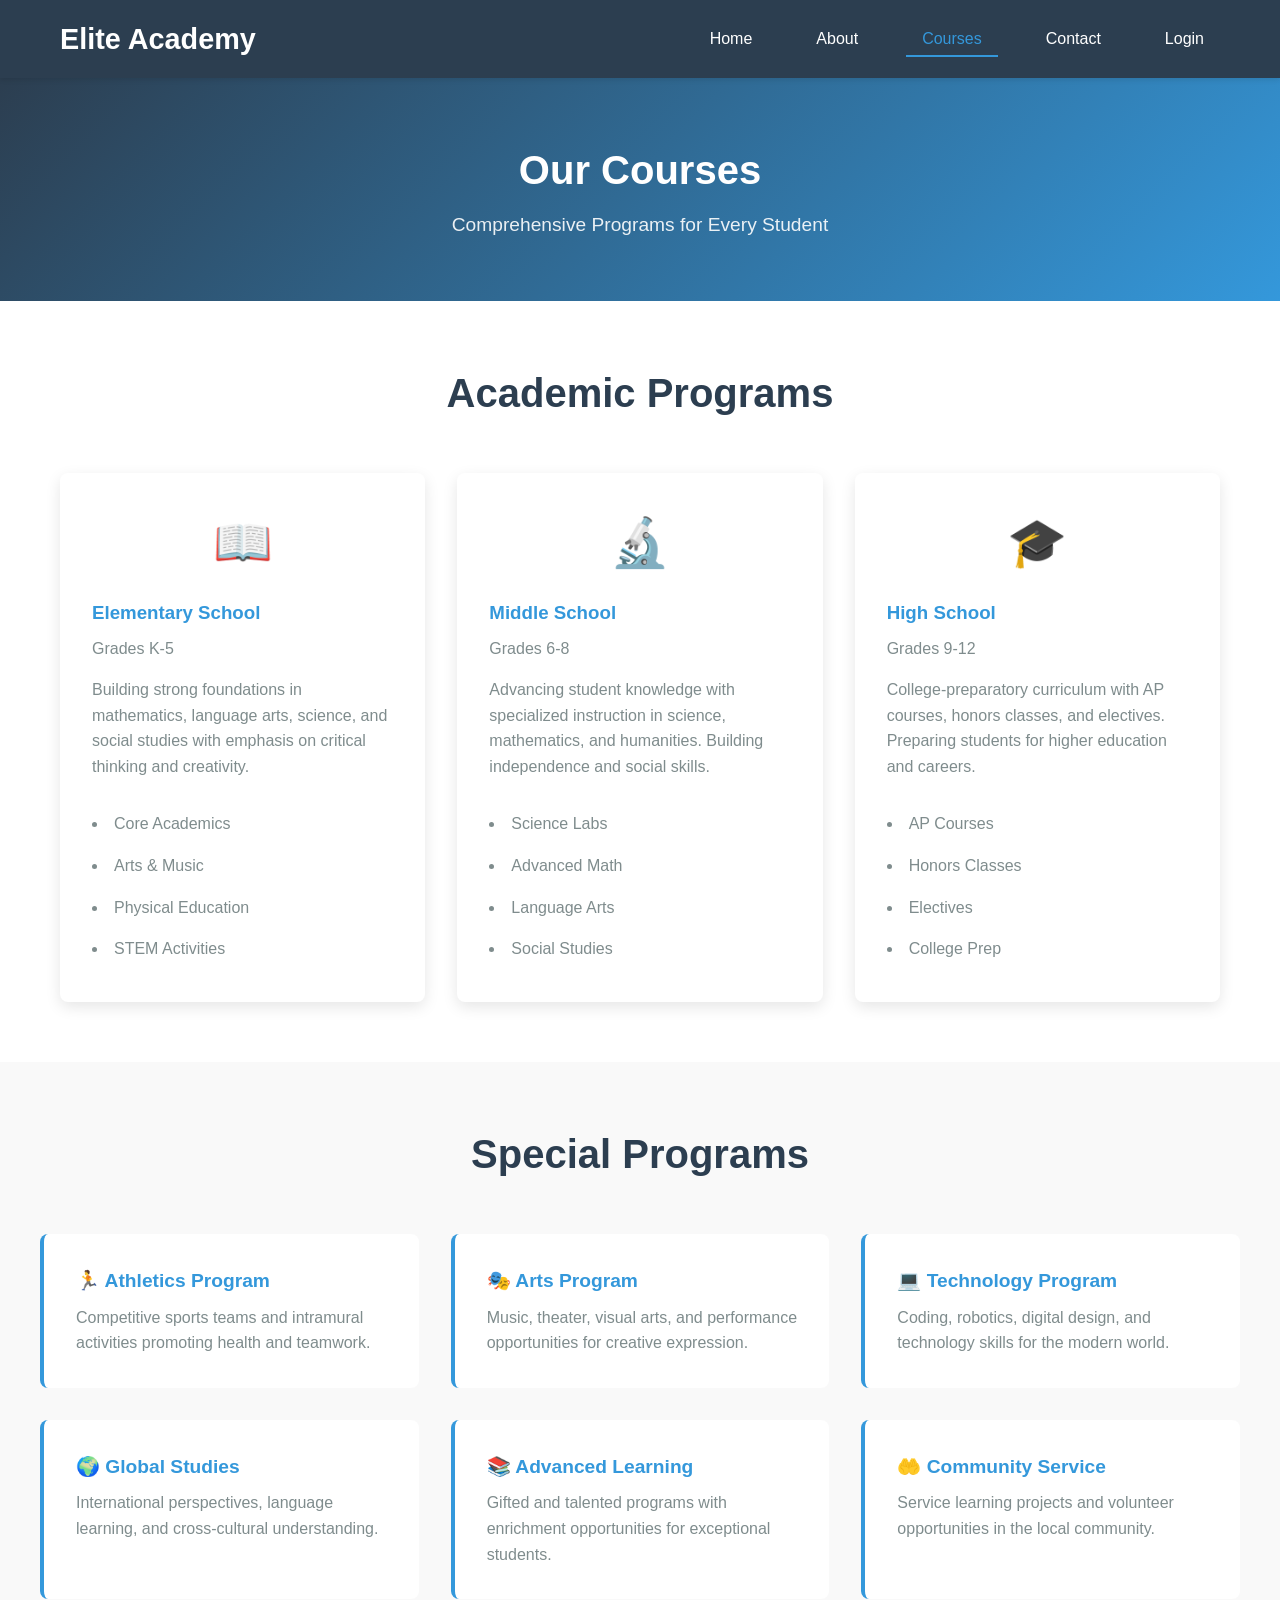
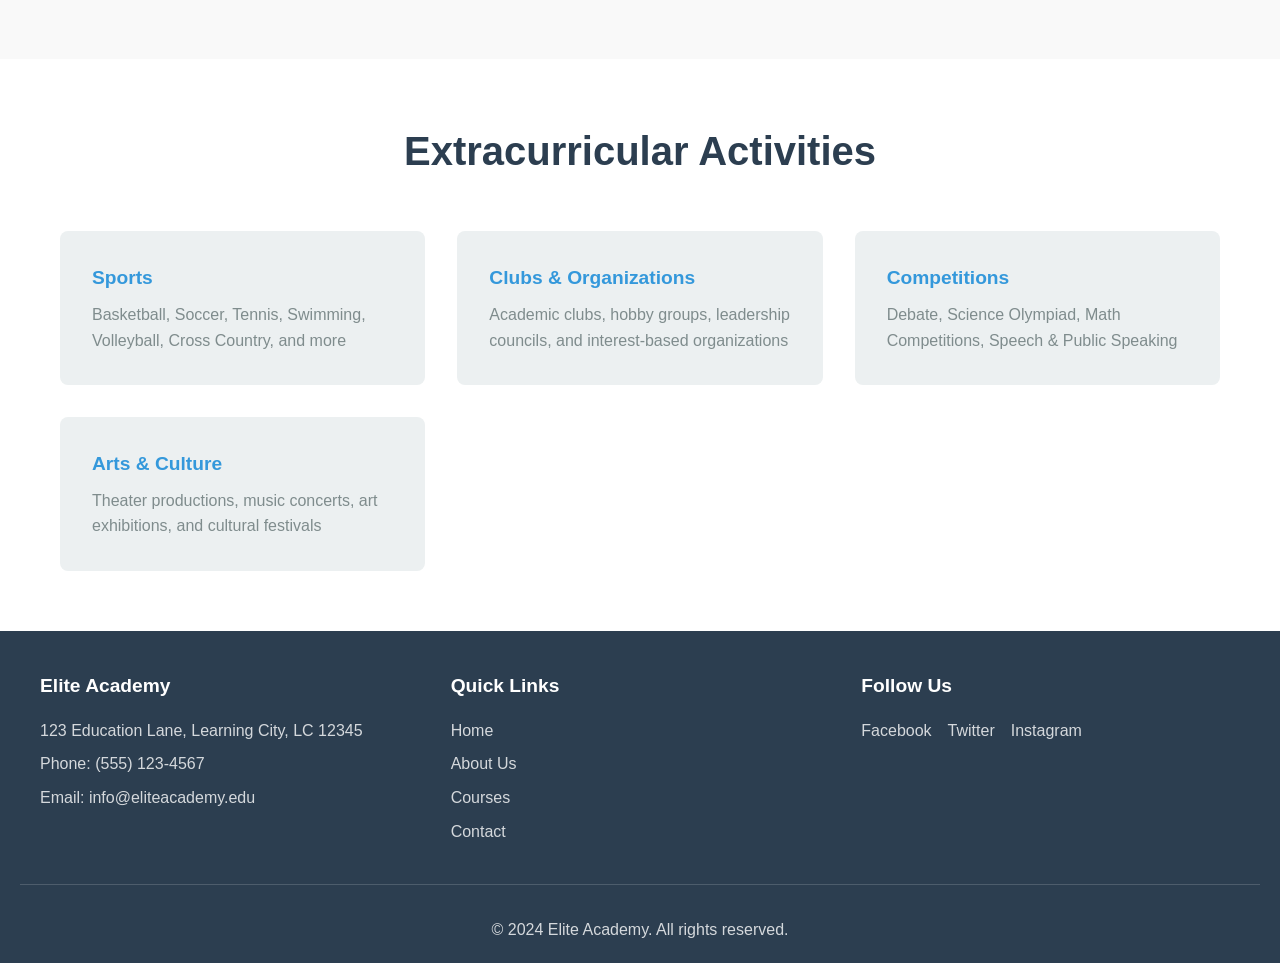
<file: school-website/courses.html>
<!DOCTYPE html>
<html lang="en">
<head>
    <meta charset="UTF-8">
    <meta name="viewport" content="width=device-width, initial-scale=1.0">
    <title>Courses - Elite Academy</title>
    <link rel="stylesheet" href="style.css">
</head>
<body>
    <nav class="navbar">
        <div class="nav-container">
            <div class="logo">Elite Academy</div>
            <ul class="nav-menu">
                <li><a href="index.html">Home</a></li>
                <li><a href="about.html">About</a></li>
                <li><a href="courses.html" class="active">Courses</a></li>
                <li><a href="contact.html">Contact</a></li>
                <li><a href="login.html">Login</a></li>
            </ul>
        </div>
    </nav>

    <section class="page-hero">
        <h1>Our Courses</h1>
        <p>Comprehensive Programs for Every Student</p>
    </section>

    <section class="courses-section">
        <h2>Academic Programs</h2>
        <div class="courses-container">
            <div class="course-card">
                <div class="course-icon">📖</div>
                <h3>Elementary School</h3>
                <p>Grades K-5</p>
                <p class="course-description">Building strong foundations in mathematics, language arts, science, and social studies with emphasis on critical thinking and creativity.</p>
                <ul class="course-highlights">
                    <li>Core Academics</li>
                    <li>Arts & Music</li>
                    <li>Physical Education</li>
                    <li>STEM Activities</li>
                </ul>
            </div>
            <div class="course-card">
                <div class="course-icon">🔬</div>
                <h3>Middle School</h3>
                <p>Grades 6-8</p>
                <p class="course-description">Advancing student knowledge with specialized instruction in science, mathematics, and humanities. Building independence and social skills.</p>
                <ul class="course-highlights">
                    <li>Science Labs</li>
                    <li>Advanced Math</li>
                    <li>Language Arts</li>
                    <li>Social Studies</li>
                </ul>
            </div>
            <div class="course-card">
                <div class="course-icon">🎓</div>
                <h3>High School</h3>
                <p>Grades 9-12</p>
                <p class="course-description">College-preparatory curriculum with AP courses, honors classes, and electives. Preparing students for higher education and careers.</p>
                <ul class="course-highlights">
                    <li>AP Courses</li>
                    <li>Honors Classes</li>
                    <li>Electives</li>
                    <li>College Prep</li>
                </ul>
            </div>
        </div>
    </section>

    <section class="special-programs">
        <h2>Special Programs</h2>
        <div class="programs-grid">
            <div class="program">
                <h4>🏃 Athletics Program</h4>
                <p>Competitive sports teams and intramural activities promoting health and teamwork.</p>
            </div>
            <div class="program">
                <h4>🎭 Arts Program</h4>
                <p>Music, theater, visual arts, and performance opportunities for creative expression.</p>
            </div>
            <div class="program">
                <h4>💻 Technology Program</h4>
                <p>Coding, robotics, digital design, and technology skills for the modern world.</p>
            </div>
            <div class="program">
                <h4>🌍 Global Studies</h4>
                <p>International perspectives, language learning, and cross-cultural understanding.</p>
            </div>
            <div class="program">
                <h4>📚 Advanced Learning</h4>
                <p>Gifted and talented programs with enrichment opportunities for exceptional students.</p>
            </div>
            <div class="program">
                <h4>🤲 Community Service</h4>
                <p>Service learning projects and volunteer opportunities in the local community.</p>
            </div>
        </div>
    </section>

    <section class="extracurriculars">
        <h2>Extracurricular Activities</h2>
        <div class="activities-list">
            <div class="activity">
                <h4>Sports</h4>
                <p>Basketball, Soccer, Tennis, Swimming, Volleyball, Cross Country, and more</p>
            </div>
            <div class="activity">
                <h4>Clubs & Organizations</h4>
                <p>Academic clubs, hobby groups, leadership councils, and interest-based organizations</p>
            </div>
            <div class="activity">
                <h4>Competitions</h4>
                <p>Debate, Science Olympiad, Math Competitions, Speech & Public Speaking</p>
            </div>
            <div class="activity">
                <h4>Arts & Culture</h4>
                <p>Theater productions, music concerts, art exhibitions, and cultural festivals</p>
            </div>
        </div>
    </section>

    <footer class="footer">
        <div class="footer-content">
            <div class="footer-section">
                <h4>Elite Academy</h4>
                <p>123 Education Lane, Learning City, LC 12345</p>
                <p>Phone: (555) 123-4567</p>
                <p>Email: info@eliteacademy.edu</p>
            </div>
            <div class="footer-section">
                <h4>Quick Links</h4>
                <ul>
                    <li><a href="index.html">Home</a></li>
                    <li><a href="about.html">About Us</a></li>
                    <li><a href="courses.html">Courses</a></li>
                    <li><a href="contact.html">Contact</a></li>
                </ul>
            </div>
            <div class="footer-section">
                <h4>Follow Us</h4>
                <div class="social-links">
                    <a href="#">Facebook</a>
                    <a href="#">Twitter</a>
                    <a href="#">Instagram</a>
                </div>
            </div>
        </div>
        <div class="footer-bottom">
            <p>&copy; 2024 Elite Academy. All rights reserved.</p>
        </div>
    </footer>

    <script src="script.js"></script>
</body>
</html>
</file>
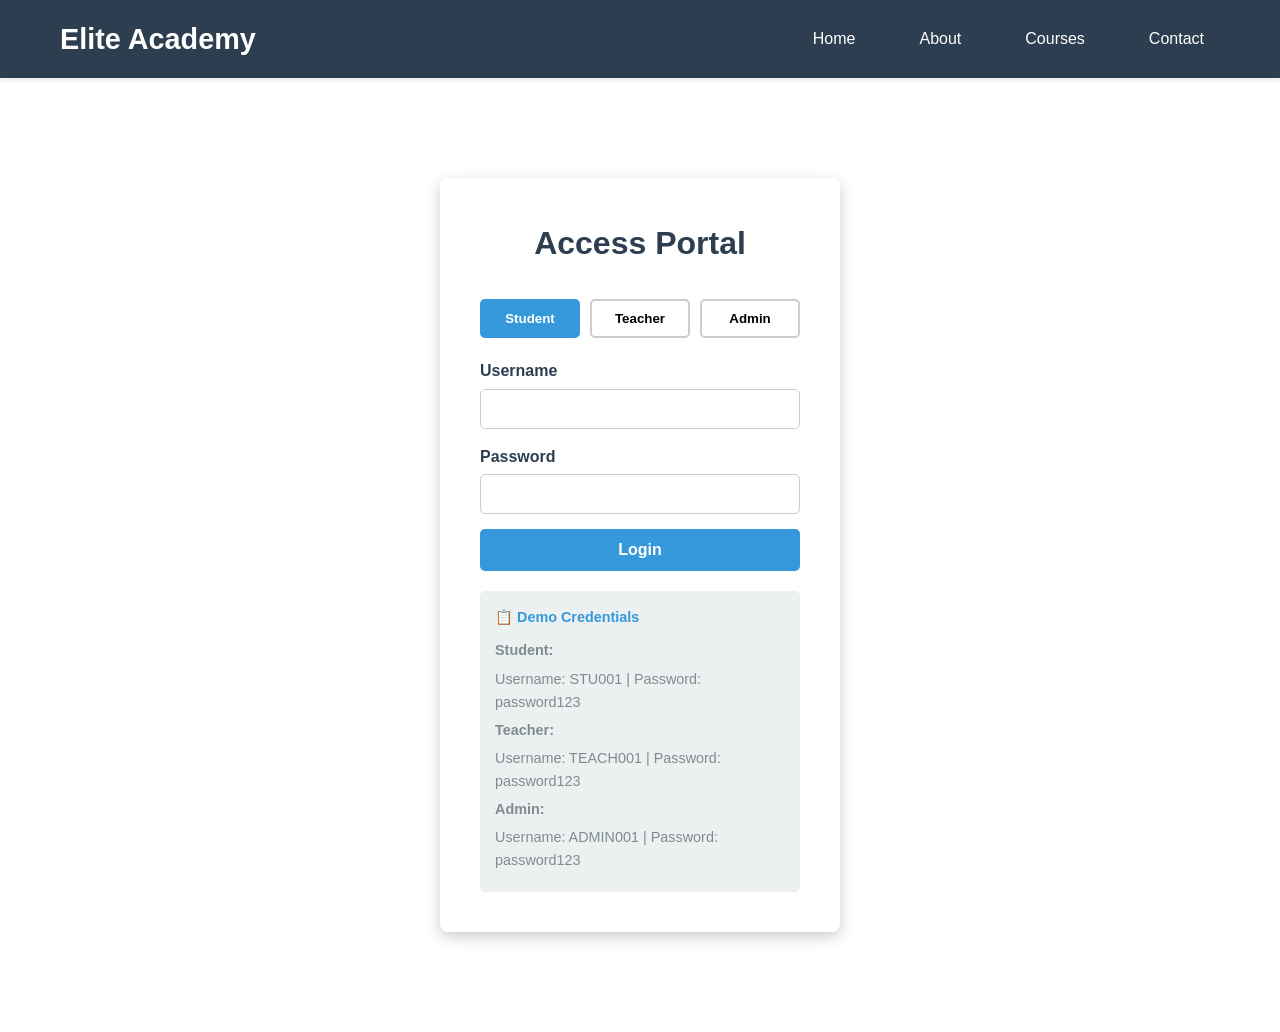
<file: school-website/login.html>
<!DOCTYPE html>
<html lang="en">
<head>
    <meta charset="UTF-8">
    <meta name="viewport" content="width=device-width, initial-scale=1.0">
    <title>Login - Elite Academy</title>
    <link rel="stylesheet" href="style.css">
    <style>
        .login-container {
            max-width: 400px;
            margin: 100px auto;
            padding: 40px;
            background: white;
            border-radius: 8px;
            box-shadow: 0 5px 15px rgba(0,0,0,0.2);
        }

        .login-container h1 {
            text-align: center;
            color: var(--primary-color);
            margin-bottom: 30px;
        }

        .role-selector {
            display: flex;
            gap: 10px;
            margin-bottom: 20px;
        }

        .role-btn {
            flex: 1;
            padding: 10px;
            border: 2px solid #ccc;
            background: white;
            border-radius: 5px;
            cursor: pointer;
            font-weight: 600;
            transition: all 0.3s ease;
        }

        .role-btn.active {
            background-color: var(--secondary-color);
            color: white;
            border-color: var(--secondary-color);
        }

        .form-group {
            margin-bottom: 15px;
        }

        .form-group label {
            display: block;
            margin-bottom: 5px;
            font-weight: 600;
            color: var(--dark-text);
        }

        .form-group input {
            width: 100%;
            padding: 10px;
            border: 1px solid #ccc;
            border-radius: 5px;
            font-size: 1rem;
        }

        .form-group input:focus {
            outline: none;
            border-color: var(--secondary-color);
            box-shadow: 0 0 5px rgba(52, 152, 219, 0.3);
        }

        .login-btn {
            width: 100%;
            padding: 12px;
            background-color: var(--secondary-color);
            color: white;
            border: none;
            border-radius: 5px;
            font-size: 1rem;
            font-weight: 600;
            cursor: pointer;
            transition: all 0.3s ease;
        }

        .login-btn:hover {
            background-color: #2980b9;
        }

        .demo-credentials {
            background: var(--light-bg);
            padding: 15px;
            border-radius: 5px;
            margin-top: 20px;
            font-size: 0.9rem;
        }

        .demo-credentials h4 {
            color: var(--secondary-color);
            margin-bottom: 10px;
        }

        .demo-credentials p {
            margin: 5px 0;
            color: var(--light-text);
        }

        .error-message {
            background-color: #e74c3c;
            color: white;
            padding: 10px;
            border-radius: 5px;
            margin-bottom: 15px;
            display: none;
        }

        .success-message {
            background-color: #27ae60;
            color: white;
            padding: 10px;
            border-radius: 5px;
            margin-bottom: 15px;
            display: none;
        }
    </style>
</head>
<body>
    <nav class="navbar">
        <div class="nav-container">
            <div class="logo">Elite Academy</div>
            <ul class="nav-menu">
                <li><a href="index.html">Home</a></li>
                <li><a href="about.html">About</a></li>
                <li><a href="courses.html">Courses</a></li>
                <li><a href="contact.html">Contact</a></li>
            </ul>
        </div>
    </nav>

    <div class="login-container">
        <h1>Access Portal</h1>
        
        <div id="error-message" class="error-message"></div>
        <div id="success-message" class="success-message"></div>

        <div class="role-selector">
            <button class="role-btn active" onclick="selectRole('student')">Student</button>
            <button class="role-btn" onclick="selectRole('teacher')">Teacher</button>
            <button class="role-btn" onclick="selectRole('admin')">Admin</button>
        </div>

        <form id="login-form" onsubmit="handleLogin(event)">
            <div class="form-group">
                <label for="username">Username</label>
                <input type="text" id="username" name="username" required>
            </div>

            <div class="form-group">
                <label for="password">Password</label>
                <input type="password" id="password" name="password" required>
            </div>

            <button type="submit" class="login-btn">Login</button>
        </form>

        <div class="demo-credentials">
            <h4>📋 Demo Credentials</h4>
            <p><strong>Student:</strong></p>
            <p>Username: STU001 | Password: password123</p>
            <p><strong>Teacher:</strong></p>
            <p>Username: TEACH001 | Password: password123</p>
            <p><strong>Admin:</strong></p>
            <p>Username: ADMIN001 | Password: password123</p>
        </div>
    </div>

    <script src="auth.js"></script>
    <script src="script.js"></script>
</body>
</html>
</file>
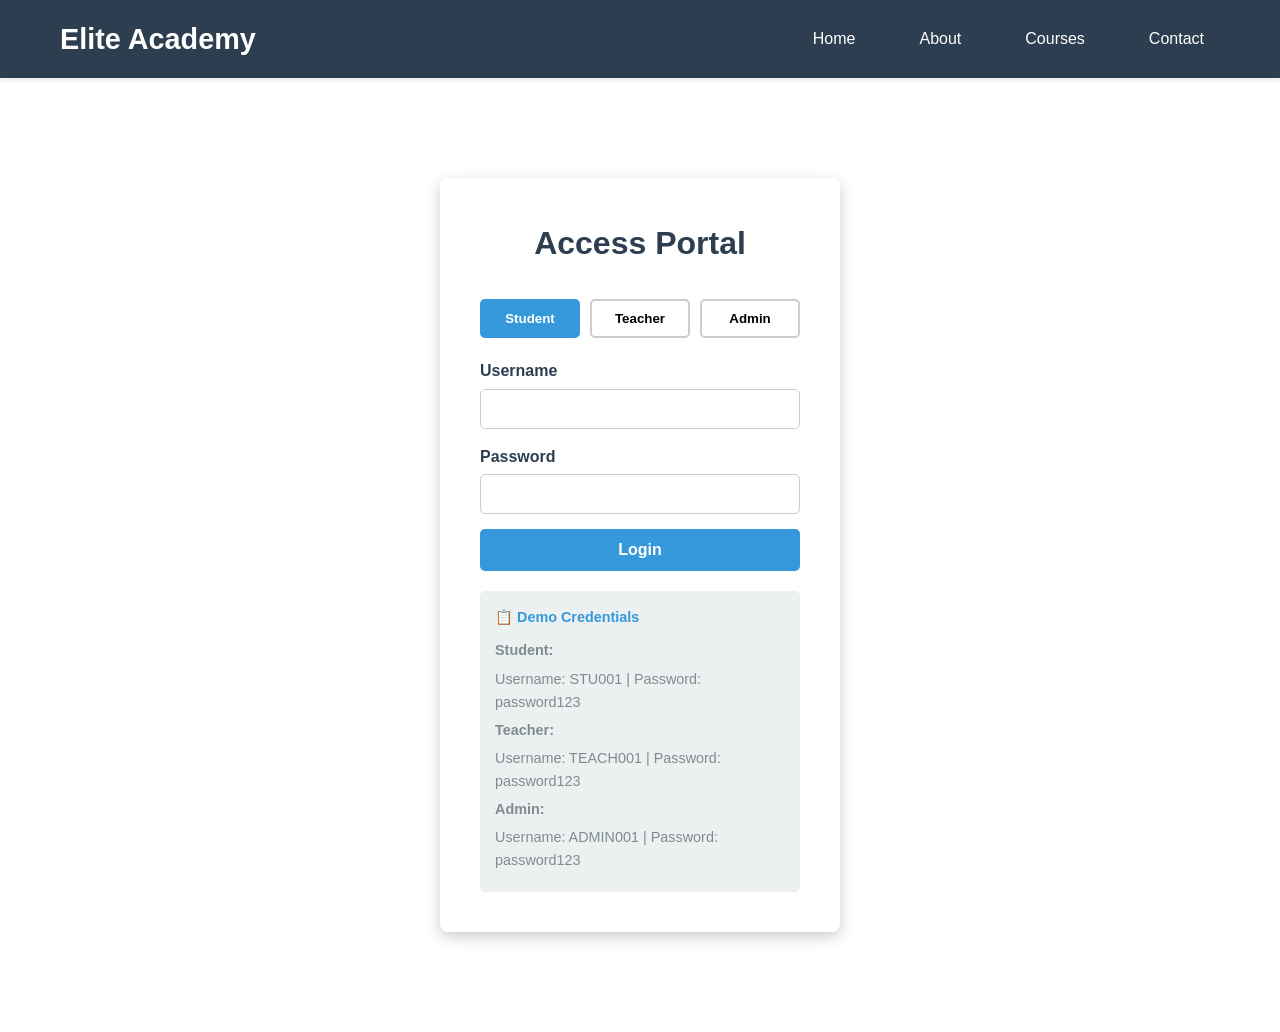
<file: school-website/student-dashboard.html>
<!DOCTYPE html>
<html lang="en">
<head>
    <meta charset="UTF-8">
    <meta name="viewport" content="width=device-width, initial-scale=1.0">
    <title>Student Dashboard - Elite Academy</title>
    <link rel="stylesheet" href="style.css">
    <style>
        .dashboard-container {
            max-width: 1200px;
            margin: 0 auto;
            padding: 20px;
        }

        .dashboard-header {
            background: linear-gradient(135deg, var(--primary-color) 0%, var(--secondary-color) 100%);
            color: white;
            padding: 30px;
            border-radius: 8px;
            margin-bottom: 30px;
        }

        .dashboard-header h1 {
            margin: 0;
            font-size: 2.5rem;
        }

        .dashboard-header p {
            margin: 5px 0 0 0;
            opacity: 0.9;
        }

        .dashboard-stats {
            display: grid;
            grid-template-columns: repeat(auto-fit, minmax(200px, 1fr));
            gap: 20px;
            margin-bottom: 30px;
        }

        .stat-card {
            background: white;
            padding: 20px;
            border-radius: 8px;
            text-align: center;
            box-shadow: 0 5px 15px rgba(0,0,0,0.1);
        }

        .stat-card h3 {
            color: var(--secondary-color);
            font-size: 2rem;
            margin: 10px 0;
        }

        .stat-card p {
            color: var(--light-text);
            margin: 0;
        }

        .marks-section {
            background: white;
            padding: 30px;
            border-radius: 8px;
            box-shadow: 0 5px 15px rgba(0,0,0,0.1);
        }

        .marks-section h2 {
            color: var(--primary-color);
            margin-bottom: 20px;
            font-size: 1.8rem;
        }

        .marks-table {
            width: 100%;
            border-collapse: collapse;
            margin-bottom: 30px;
        }

        .marks-table thead {
            background-color: var(--primary-color);
            color: white;
        }

        .marks-table th,
        .marks-table td {
            padding: 15px;
            text-align: left;
            border-bottom: 1px solid #ddd;
        }

        .marks-table tbody tr:hover {
            background-color: var(--light-bg);
        }

        .marks-table tr:last-child td {
            border-bottom: none;
        }

        .grade-badge {
            display: inline-block;
            padding: 5px 12px;
            border-radius: 20px;
            font-weight: 600;
            color: white;
        }

        .grade-a { background-color: #27ae60; }
        .grade-b { background-color: #3498db; }
        .grade-c { background-color: #f39c12; }
        .grade-d { background-color: #e74c3c; }

        .progress-bar {
            width: 100%;
            height: 8px;
            background-color: #ddd;
            border-radius: 10px;
            overflow: hidden;
            margin-top: 8px;
        }

        .progress-fill {
            height: 100%;
            background-color: var(--secondary-color);
        }

        .no-data {
            text-align: center;
            padding: 40px;
            color: var(--light-text);
        }

        .logout-btn {
            background-color: var(--accent-color);
            color: white;
            padding: 10px 20px;
            border: none;
            border-radius: 5px;
            cursor: pointer;
            float: right;
            transition: all 0.3s ease;
        }

        .logout-btn:hover {
            background-color: #c0392b;
        }

        .clear-float {
            clear: both;
        }

        .average-section {
            background: var(--light-bg);
            padding: 20px;
            border-radius: 8px;
            margin-bottom: 20px;
            text-align: center;
        }

        .average-section h3 {
            color: var(--secondary-color);
            margin: 0 0 10px 0;
        }

        .average-section .big-number {
            font-size: 3rem;
            font-weight: bold;
            color: var(--primary-color);
        }
    </style>
</head>
<body>
    <nav class="navbar">
        <div class="nav-container">
            <div class="logo">Elite Academy</div>
            <ul class="nav-menu">
                <li><a href="index.html">Home</a></li>
                <li><a href="student-dashboard.html" class="active">Dashboard</a></li>
                <li><a href="#" onclick="handleLogout(); return false;">Logout</a></li>
            </ul>
        </div>
    </nav>

    <div class="dashboard-container">
        <div class="dashboard-header">
            <button class="logout-btn" onclick="handleLogout()">Logout</button>
            <h1 id="student-name">Student Dashboard</h1>
            <p id="student-email">Email will appear here</p>
            <div class="clear-float"></div>
        </div>

        <div class="dashboard-stats">
            <div class="stat-card">
                <div>📊</div>
                <h3 id="average-marks">0%</h3>
                <p>Average Marks</p>
            </div>
            <div class="stat-card">
                <div>📚</div>
                <h3 id="total-subjects">0</h3>
                <p>Subjects</p>
            </div>
            <div class="stat-card">
                <div>⭐</div>
                <h3 id="highest-marks">0%</h3>
                <p>Highest Score</p>
            </div>
            <div class="stat-card">
                <div>📘</div>
                <h3 id="lowest-marks">0%</h3>
                <p>Lowest Score</p>
            </div>
        </div>

        <div class="marks-section">
            <h2>📋 Your Academic Records</h2>
            
            <div class="average-section">
                <h3>Overall Average</h3>
                <div class="big-number" id="overall-average">0%</div>
            </div>

            <table class="marks-table">
                <thead>
                    <tr>
                        <th>Subject</th>
                        <th>Marks Obtained</th>
                        <th>Total Marks</th>
                        <th>Percentage</th>
                        <th>Grade</th>
                        <th>Progress</th>
                        <th>Date</th>
                    </tr>
                </thead>
                <tbody id="marks-tbody">
                    <tr>
                        <td colspan="7" class="no-data">Loading your marks...</td>
                    </tr>
                </tbody>
            </table>
        </div>
    </div>

    <footer class="footer">
        <div class="footer-content">
            <div class="footer-section">
                <h4>Elite Academy</h4>
                <p>123 Education Lane, Learning City, LC 12345</p>
                <p>Phone: (555) 123-4567</p>
                <p>Email: info@eliteacademy.edu</p>
            </div>
            <div class="footer-section">
                <h4>Quick Links</h4>
                <ul>
                    <li><a href="index.html">Home</a></li>
                    <li><a href="about.html">About Us</a></li>
                    <li><a href="courses.html">Courses</a></li>
                </ul>
            </div>
        </div>
        <div class="footer-bottom">
            <p>&copy; 2024 Elite Academy. All rights reserved.</p>
        </div>
    </footer>

    <script src="auth.js"></script>
    <script src="script.js"></script>
    <script>
        // Check authentication
        const session = checkAuth('student');

        if (session) {
            // Load student data
            document.getElementById('student-name').textContent = session.name + ' - Dashboard';
            document.getElementById('student-email').textContent = 'Email: ' + session.email;

            // Get student marks
            const marks = authManager.getStudentMarks(session.userId);

            if (marks.length === 0) {
                document.getElementById('marks-tbody').innerHTML = '<tr><td colspan="7" class="no-data">No marks recorded yet</td></tr>';
            } else {
                // Calculate statistics
                const total = marks.reduce((sum, m) => sum + m.marks, 0);
                const average = Math.round((total / (marks.length * 100)) * 10000) / 100;
                const highestMark = Math.max(...marks.map(m => m.marks));
                const lowestMark = Math.min(...marks.map(m => m.marks));

                document.getElementById('average-marks').textContent = average.toFixed(1) + '%';
                document.getElementById('overall-average').textContent = average.toFixed(1) + '%';
                document.getElementById('total-subjects').textContent = marks.length;
                document.getElementById('highest-marks').textContent = highestMark + '%';
                document.getElementById('lowest-marks').textContent = lowestMark + '%';

                // Populate marks table
                const tbody = document.getElementById('marks-tbody');
                tbody.innerHTML = '';

                marks.forEach(mark => {
                    const percentage = (mark.marks / mark.total) * 100;
                    const grade = getGrade(percentage);
                    const gradeBadge = `<span class="grade-badge grade-${grade.letter}">${grade.letter}</span>`;

                    const row = document.createElement('tr');
                    row.innerHTML = `
                        <td><strong>${mark.subject}</strong></td>
                        <td>${mark.marks}</td>
                        <td>${mark.total}</td>
                        <td>${percentage.toFixed(1)}%</td>
                        <td>${gradeBadge}</td>
                        <td>
                            <div class="progress-bar">
                                <div class="progress-fill" style="width: ${percentage}%"></div>
                            </div>
                        </td>
                        <td>${mark.date}</td>
                    `;
                    tbody.appendChild(row);
                });
            }
        }

        function getGrade(percentage) {
            if (percentage >= 90) return { letter: 'A', grade: 'Excellent' };
            if (percentage >= 80) return { letter: 'B', grade: 'Good' };
            if (percentage >= 70) return { letter: 'C', grade: 'Average' };
            if (percentage >= 60) return { letter: 'D', grade: 'Below Average' };
            return { letter: 'F', grade: 'Fail' };
        }
    </script>
</body>
</html>
</file>
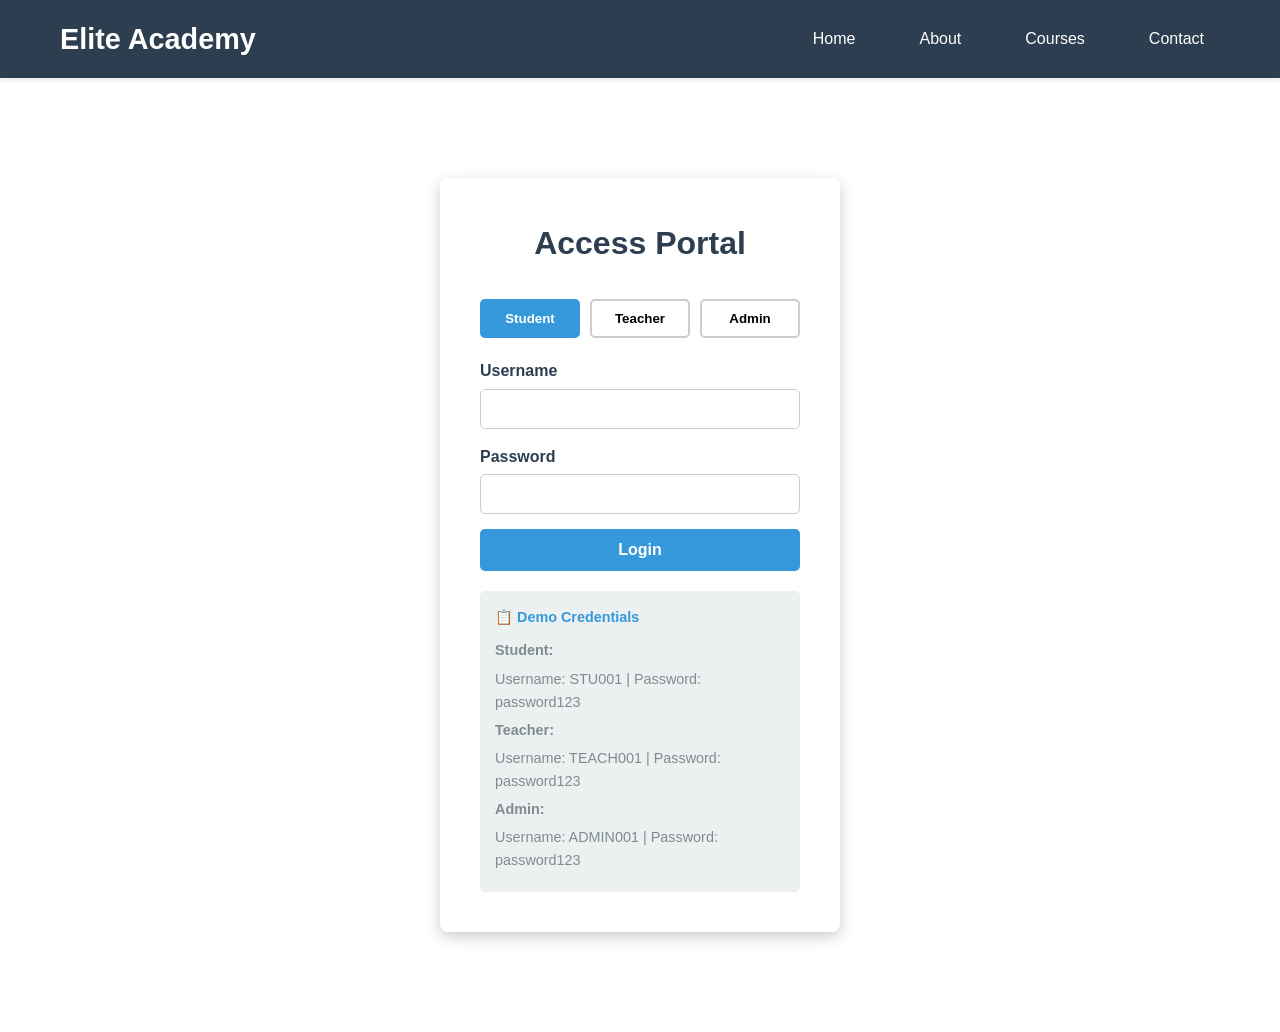
<file: school-website/teacher-dashboard.html>
<!DOCTYPE html>
<html lang="en">
<head>
    <meta charset="UTF-8">
    <meta name="viewport" content="width=device-width, initial-scale=1.0">
    <title>Teacher Dashboard - Elite Academy</title>
    <link rel="stylesheet" href="style.css">
    <style>
        .dashboard-container {
            max-width: 1200px;
            margin: 0 auto;
            padding: 20px;
        }

        .dashboard-header {
            background: linear-gradient(135deg, var(--primary-color) 0%, var(--secondary-color) 100%);
            color: white;
            padding: 30px;
            border-radius: 8px;
            margin-bottom: 30px;
        }

        .dashboard-header h1 {
            margin: 0;
            font-size: 2.5rem;
        }

        .dashboard-header p {
            margin: 5px 0 0 0;
            opacity: 0.9;
        }

        .dashboard-stats {
            display: grid;
            grid-template-columns: repeat(auto-fit, minmax(200px, 1fr));
            gap: 20px;
            margin-bottom: 30px;
        }

        .stat-card {
            background: white;
            padding: 20px;
            border-radius: 8px;
            text-align: center;
            box-shadow: 0 5px 15px rgba(0,0,0,0.1);
        }

        .stat-card h3 {
            color: var(--secondary-color);
            font-size: 2rem;
            margin: 10px 0;
        }

        .stat-card p {
            color: var(--light-text);
            margin: 0;
        }

        .students-section {
            background: white;
            padding: 30px;
            border-radius: 8px;
            box-shadow: 0 5px 15px rgba(0,0,0,0.1);
        }

        .students-section h2 {
            color: var(--primary-color);
            margin-bottom: 20px;
        }

        .student-card {
            border: 1px solid #ddd;
            padding: 20px;
            border-radius: 8px;
            margin-bottom: 20px;
            background: var(--light-bg);
        }

        .student-card h3 {
            color: var(--secondary-color);
            margin: 0 0 15px 0;
        }

        .marks-input-row {
            display: grid;
            grid-template-columns: repeat(auto-fit, minmax(150px, 1fr));
            gap: 15px;
            margin-bottom: 15px;
        }

        .form-group {
            display: flex;
            flex-direction: column;
        }

        .form-group label {
            font-weight: 600;
            margin-bottom: 5px;
            color: var(--dark-text);
        }

        .form-group input {
            padding: 8px;
            border: 1px solid #ccc;
            border-radius: 5px;
            font-size: 1rem;
        }

        .form-group input:focus {
            outline: none;
            border-color: var(--secondary-color);
            box-shadow: 0 0 5px rgba(52, 152, 219, 0.3);
        }

        .save-btn {
            background-color: var(--secondary-color);
            color: white;
            padding: 10px 20px;
            border: none;
            border-radius: 5px;
            cursor: pointer;
            transition: all 0.3s ease;
        }

        .save-btn:hover {
            background-color: #2980b9;
        }

        .logout-btn {
            background-color: var(--accent-color);
            color: white;
            padding: 10px 20px;
            border: none;
            border-radius: 5px;
            cursor: pointer;
            float: right;
            transition: all 0.3s ease;
        }

        .logout-btn:hover {
            background-color: #c0392b;
        }

        .clear-float {
            clear: both;
        }

        .success-message {
            background-color: #27ae60;
            color: white;
            padding: 15px;
            border-radius: 5px;
            margin-bottom: 20px;
            display: none;
        }

        .current-marks {
            background: white;
            padding: 10px;
            border-radius: 5px;
            margin-top: 10px;
            color: var(--light-text);
            font-size: 0.9rem;
        }

        .avg-badge {
            display: inline-block;
            background: var(--secondary-color);
            color: white;
            padding: 3px 8px;
            border-radius: 20px;
            font-weight: 600;
            font-size: 0.9rem;
        }

        .no-data {
            text-align: center;
            padding: 40px;
            color: var(--light-text);
        }
    </style>
</head>
<body>
    <nav class="navbar">
        <div class="nav-container">
            <div class="logo">Elite Academy</div>
            <ul class="nav-menu">
                <li><a href="index.html">Home</a></li>
                <li><a href="teacher-dashboard.html" class="active">Dashboard</a></li>
                <li><a href="#" onclick="handleLogout(); return false;">Logout</a></li>
            </ul>
        </div>
    </nav>

    <div class="dashboard-container">
        <div class="dashboard-header">
            <button class="logout-btn" onclick="handleLogout()">Logout</button>
            <h1 id="teacher-name">Teacher Dashboard</h1>
            <p id="teacher-subject">Subject: </p>
            <div class="clear-float"></div>
        </div>

        <div id="success-message" class="success-message"></div>

        <div class="dashboard-stats">
            <div class="stat-card">
                <div>👨‍🎓</div>
                <h3 id="total-students">0</h3>
                <p>Students</p>
            </div>
            <div class="stat-card">
                <div>📊</div>
                <h3 id="class-average">0%</h3>
                <p>Class Average</p>
            </div>
            <div class="stat-card">
                <div>⭐</div>
                <h3 id="highest-student">0%</h3>
                <p>Highest Score</p>
            </div>
        </div>

        <div class="students-section">
            <h2>📚 Manage Student Marks</h2>
            <div id="students-container">
                <div class="no-data">Loading students...</div>
            </div>
        </div>
    </div>

    <footer class="footer">
        <div class="footer-content">
            <div class="footer-section">
                <h4>Elite Academy</h4>
                <p>123 Education Lane, Learning City, LC 12345</p>
                <p>Phone: (555) 123-4567</p>
            </div>
        </div>
        <div class="footer-bottom">
            <p>&copy; 2024 Elite Academy. All rights reserved.</p>
        </div>
    </footer>

    <script src="auth.js"></script>
    <script src="script.js"></script>
    <script>
        // Check authentication
        const session = checkAuth('teacher');

        if (session) {
            // Load teacher data
            document.getElementById('teacher-name').textContent = session.name + ' - Dashboard';
            document.getElementById('teacher-subject').textContent = 'Subject: ' + session.subject;

            // Get students for this teacher's subject
            const students = authManager.getTeacherStudents(session.subject);

            if (students.length === 0) {
                document.getElementById('students-container').innerHTML = '<div class="no-data">No students in your class</div>';
            } else {
                // Calculate statistics
                let totalMarks = 0;
                let marksCount = 0;
                let highestMark = 0;

                students.forEach(student => {
                    student.marks.forEach(mark => {
                        totalMarks += mark.marks;
                        marksCount++;
                        if (mark.marks > highestMark) {
                            highestMark = mark.marks;
                        }
                    });
                });

                const classAverage = Math.round((totalMarks / marksCount) * 100) / 100;
                document.getElementById('total-students').textContent = students.length;
                document.getElementById('class-average').textContent = classAverage + '%';
                document.getElementById('highest-student').textContent = highestMark + '%';

                // Populate students
                const container = document.getElementById('students-container');
                container.innerHTML = '';

                students.forEach(student => {
                    const studentMark = student.marks[0];
                    const studentAvg = Math.round((student.marks.reduce((s, m) => s + m.marks, 0) / student.marks.length) * 100) / 100;

                    const card = document.createElement('div');
                    card.className = 'student-card';
                    card.innerHTML = `
                        <h3>${student.studentName} <span class="avg-badge">${studentAvg}%</span></h3>
                        <div class="marks-input-row">
                            <div class="form-group">
                                <label>Marks Obtained</label>
                                <input 
                                    type="number" 
                                    class="marks-input" 
                                    data-student-id="${student.studentId}"
                                    value="${studentMark.marks}"
                                    min="0"
                                    max="100"
                                >
                            </div>
                            <div class="form-group">
                                <label>Total Marks</label>
                                <input 
                                    type="number" 
                                    value="${studentMark.total}"
                                    disabled
                                    style="background-color: #f0f0f0;"
                                >
                            </div>
                            <div class="form-group">
                                <label>&nbsp;</label>
                                <button class="save-btn" onclick="saveStudentMarks('${student.studentId}', event)">Save</button>
                            </div>
                        </div>
                        <div class="current-marks">
                            <strong>Current Marks:</strong> ${studentMark.marks}/${studentMark.total} 
                            (${Math.round((studentMark.marks / studentMark.total) * 100)}%)
                        </div>
                    `;
                    container.appendChild(card);
                });
            }
        }

        function saveStudentMarks(studentId, event) {
            event.preventDefault();
            const input = document.querySelector(`.marks-input[data-student-id="${studentId}"]`);
            const newMarks = parseInt(input.value);

            if (newMarks < 0 || newMarks > 100) {
                alert('Marks must be between 0 and 100');
                return;
            }

            authManager.updateMarks(studentId, session.subject, newMarks);

            // Show success message
            const successMsg = document.getElementById('success-message');
            successMsg.textContent = '✓ Marks updated successfully for ' + input.closest('.student-card').querySelector('h3').textContent.split(' ')[0];
            successMsg.style.display = 'block';

            setTimeout(() => {
                successMsg.style.display = 'none';
            }, 3000);
        }
    </script>
</body>
</html>
</file>
<file: school-website/style.css>
* {
    margin: 0;
    padding: 0;
    box-sizing: border-box;
}

:root {
    --primary-color: #2c3e50;
    --secondary-color: #3498db;
    --accent-color: #e74c3c;
    --light-bg: #ecf0f1;
    --dark-text: #2c3e50;
    --light-text: #7f8c8d;
    --success-color: #27ae60;
}

body {
    font-family: 'Segoe UI', Tahoma, Geneva, Verdana, sans-serif;
    line-height: 1.6;
    color: var(--dark-text);
}

/* Navigation */
.navbar {
    background-color: var(--primary-color);
    padding: 1rem 0;
    position: sticky;
    top: 0;
    z-index: 100;
    box-shadow: 0 2px 5px rgba(0,0,0,0.1);
}

.nav-container {
    max-width: 1200px;
    margin: 0 auto;
    padding: 0 20px;
    display: flex;
    justify-content: space-between;
    align-items: center;
}

.logo {
    font-size: 1.8rem;
    font-weight: bold;
    color: white;
    text-decoration: none;
}

.nav-menu {
    display: flex;
    list-style: none;
    gap: 2rem;
}

.nav-menu a {
    color: white;
    text-decoration: none;
    transition: color 0.3s ease;
    padding: 0.5rem 1rem;
}

.nav-menu a:hover,
.nav-menu a.active {
    color: var(--secondary-color);
    border-bottom: 2px solid var(--secondary-color);
}

/* Hero Section */
.hero {
    background: linear-gradient(135deg, var(--primary-color) 0%, var(--secondary-color) 100%);
    color: white;
    padding: 100px 20px;
    text-align: center;
    min-height: 500px;
    display: flex;
    align-items: center;
    justify-content: center;
}

.hero-content h1 {
    font-size: 3.5rem;
    margin-bottom: 1rem;
    animation: slideDown 0.8s ease;
}

.hero-content p {
    font-size: 1.5rem;
    margin-bottom: 2rem;
    opacity: 0.9;
}

.cta-button {
    background-color: var(--accent-color);
    color: white;
    padding: 12px 35px;
    font-size: 1.1rem;
    border: none;
    border-radius: 5px;
    cursor: pointer;
    transition: all 0.3s ease;
}

.cta-button:hover {
    background-color: #c0392b;
    transform: translateY(-2px);
    box-shadow: 0 10px 20px rgba(0,0,0,0.2);
}

/* Page Hero */
.page-hero {
    background: linear-gradient(135deg, var(--primary-color) 0%, var(--secondary-color) 100%);
    color: white;
    padding: 60px 20px;
    text-align: center;
}

.page-hero h1 {
    font-size: 2.5rem;
    margin-bottom: 0.5rem;
}

.page-hero p {
    font-size: 1.2rem;
    opacity: 0.9;
}

/* Features */
.features {
    padding: 60px 20px;
    background-color: #f9f9f9;
}

.feature-container {
    max-width: 1200px;
    margin: 0 auto;
    display: grid;
    grid-template-columns: repeat(auto-fit, minmax(300px, 1fr));
    gap: 2rem;
}

.feature-card {
    background: white;
    padding: 2rem;
    border-radius: 8px;
    text-align: center;
    box-shadow: 0 5px 15px rgba(0,0,0,0.1);
    transition: transform 0.3s ease;
}

.feature-card:hover {
    transform: translateY(-10px);
}

.feature-icon {
    font-size: 3rem;
    margin-bottom: 1rem;
}

.feature-card h3 {
    color: var(--secondary-color);
    margin-bottom: 1rem;
    font-size: 1.5rem;
}

/* Stats */
.stats {
    background-color: var(--primary-color);
    color: white;
    padding: 60px 20px;
    display: grid;
    grid-template-columns: repeat(auto-fit, minmax(200px, 1fr));
    gap: 2rem;
    text-align: center;
}

.stat-item h2 {
    font-size: 2.5rem;
    color: var(--secondary-color);
    margin-bottom: 0.5rem;
}

/* Testimonials */
.testimonials {
    padding: 60px 20px;
    max-width: 1200px;
    margin: 0 auto;
}

.testimonials h2 {
    text-align: center;
    font-size: 2.5rem;
    margin-bottom: 3rem;
    color: var(--primary-color);
}

.testimonial-container {
    display: grid;
    grid-template-columns: repeat(auto-fit, minmax(300px, 1fr));
    gap: 2rem;
}

.testimonial {
    background: var(--light-bg);
    padding: 2rem;
    border-radius: 8px;
    border-left: 4px solid var(--secondary-color);
}

.testimonial p {
    font-style: italic;
    margin-bottom: 1rem;
    color: var(--light-text);
}

.testimonial strong {
    display: block;
    color: var(--secondary-color);
}

/* About Section */
.about-section {
    padding: 60px 20px;
    max-width: 1200px;
    margin: 0 auto;
}

.about-text h2 {
    color: var(--primary-color);
    font-size: 2rem;
    margin-bottom: 1.5rem;
}

.about-text p {
    font-size: 1.1rem;
    line-height: 1.8;
    color: var(--light-text);
    margin-bottom: 1rem;
}

/* Mission Vision */
.mission-vision {
    padding: 60px 20px;
    max-width: 1200px;
    margin: 0 auto;
    display: grid;
    grid-template-columns: repeat(auto-fit, minmax(300px, 1fr));
    gap: 2rem;
}

.mission-card, .vision-card, .values-card {
    background: var(--light-bg);
    padding: 2rem;
    border-radius: 8px;
    border-top: 4px solid var(--secondary-color);
}

.mission-card h3, .vision-card h3, .values-card h3 {
    color: var(--secondary-color);
    margin-bottom: 1rem;
    font-size: 1.5rem;
}

.values-card ul {
    list-style-position: inside;
}

.values-card li {
    padding: 0.5rem 0;
    color: var(--light-text);
}

/* Team */
.team {
    padding: 60px 20px;
    background-color: #f9f9f9;
}

.team h2 {
    text-align: center;
    font-size: 2.5rem;
    margin-bottom: 3rem;
    color: var(--primary-color);
}

.team-container {
    max-width: 1200px;
    margin: 0 auto;
    display: grid;
    grid-template-columns: repeat(auto-fit, minmax(250px, 1fr));
    gap: 2rem;
}

.team-member {
    background: white;
    padding: 2rem;
    border-radius: 8px;
    text-align: center;
    box-shadow: 0 5px 15px rgba(0,0,0,0.1);
}

.member-image {
    font-size: 4rem;
    margin-bottom: 1rem;
}

.team-member h4 {
    color: var(--secondary-color);
    margin-bottom: 0.5rem;
}

.team-member p {
    color: var(--light-text);
    margin-bottom: 0.5rem;
}

.member-bio {
    font-size: 0.9rem;
    line-height: 1.6;
}

/* Achievements */
.achievements {
    padding: 60px 20px;
    max-width: 1200px;
    margin: 0 auto;
}

.achievements h2 {
    text-align: center;
    font-size: 2.5rem;
    margin-bottom: 3rem;
    color: var(--primary-color);
}

.achievement-list {
    list-style: none;
    display: grid;
    grid-template-columns: repeat(auto-fit, minmax(250px, 1fr));
    gap: 1.5rem;
}

.achievement-list li {
    background: var(--light-bg);
    padding: 1.5rem;
    border-radius: 5px;
    font-size: 1.1rem;
}

/* Courses */
.courses-section {
    padding: 60px 20px;
    max-width: 1200px;
    margin: 0 auto;
}

.courses-section h2 {
    text-align: center;
    font-size: 2.5rem;
    margin-bottom: 3rem;
    color: var(--primary-color);
}

.courses-container {
    display: grid;
    grid-template-columns: repeat(auto-fit, minmax(300px, 1fr));
    gap: 2rem;
}

.course-card {
    background: white;
    padding: 2rem;
    border-radius: 8px;
    box-shadow: 0 5px 15px rgba(0,0,0,0.1);
    transition: transform 0.3s ease;
}

.course-card:hover {
    transform: translateY(-10px);
}

.course-icon {
    font-size: 3rem;
    text-align: center;
    margin-bottom: 1rem;
}

.course-card h3 {
    color: var(--secondary-color);
    margin-bottom: 0.5rem;
}

.course-card > p:nth-of-type(1) {
    color: var(--light-text);
    margin-bottom: 1rem;
}

.course-description {
    color: var(--light-text);
    margin-bottom: 1.5rem;
    line-height: 1.6;
}

.course-highlights {
    list-style-position: inside;
    color: var(--light-text);
}

.course-highlights li {
    padding: 0.5rem 0;
}

/* Special Programs */
.special-programs {
    padding: 60px 20px;
    background-color: #f9f9f9;
}

.special-programs h2 {
    text-align: center;
    font-size: 2.5rem;
    margin-bottom: 3rem;
    color: var(--primary-color);
}

.programs-grid {
    max-width: 1200px;
    margin: 0 auto;
    display: grid;
    grid-template-columns: repeat(auto-fit, minmax(280px, 1fr));
    gap: 2rem;
}

.program {
    background: white;
    padding: 2rem;
    border-radius: 8px;
    border-left: 4px solid var(--secondary-color);
}

.program h4 {
    color: var(--secondary-color);
    margin-bottom: 0.5rem;
    font-size: 1.2rem;
}

.program p {
    color: var(--light-text);
    line-height: 1.6;
}

/* Extracurriculars */
.extracurriculars {
    padding: 60px 20px;
    max-width: 1200px;
    margin: 0 auto;
}

.extracurriculars h2 {
    text-align: center;
    font-size: 2.5rem;
    margin-bottom: 3rem;
    color: var(--primary-color);
}

.activities-list {
    display: grid;
    grid-template-columns: repeat(auto-fit, minmax(280px, 1fr));
    gap: 2rem;
}

.activity {
    background: var(--light-bg);
    padding: 2rem;
    border-radius: 8px;
}

.activity h4 {
    color: var(--secondary-color);
    margin-bottom: 0.5rem;
    font-size: 1.2rem;
}

.activity p {
    color: var(--light-text);
    line-height: 1.6;
}

/* Contact Section */
.contact-section {
    padding: 60px 20px;
    max-width: 1200px;
    margin: 0 auto;
}

.contact-container {
    display: grid;
    grid-template-columns: 1fr 1fr;
    gap: 3rem;
}

.contact-info {
    display: grid;
    grid-template-columns: repeat(2, 1fr);
    gap: 1.5rem;
}

.info-card {
    background: var(--light-bg);
    padding: 1.5rem;
    border-radius: 8px;
    text-align: center;
}

.info-card h3 {
    color: var(--secondary-color);
    margin-bottom: 1rem;
}

.info-card p {
    color: var(--light-text);
    margin-bottom: 0.5rem;
}

/* Contact Form */
.contact-form-container h2 {
    color: var(--primary-color);
    margin-bottom: 2rem;
}

.contact-form {
    display: flex;
    flex-direction: column;
}

.form-group {
    margin-bottom: 1.5rem;
    display: flex;
    flex-direction: column;
}

.form-group label {
    font-weight: 600;
    margin-bottom: 0.5rem;
    color: var(--dark-text);
}

.form-group input,
.form-group select,
.form-group textarea {
    padding: 0.8rem;
    border: 1px solid #ccc;
    border-radius: 5px;
    font-family: inherit;
    font-size: 1rem;
    transition: border-color 0.3s ease;
}

.form-group input:focus,
.form-group select:focus,
.form-group textarea:focus {
    outline: none;
    border-color: var(--secondary-color);
    box-shadow: 0 0 5px rgba(52, 152, 219, 0.3);
}

.submit-btn {
    background-color: var(--secondary-color);
    color: white;
    padding: 12px 30px;
    border: none;
    border-radius: 5px;
    font-size: 1rem;
    cursor: pointer;
    transition: all 0.3s ease;
    font-weight: 600;
}

.submit-btn:hover {
    background-color: #2980b9;
    transform: translateY(-2px);
    box-shadow: 0 5px 15px rgba(52, 152, 219, 0.3);
}

.success-message {
    background-color: var(--success-color);
    color: white;
    text-align: center;
}

/* Admission Info */
.admission-info {
    padding: 60px 20px;
    background-color: #f9f9f9;
}

.admission-info h2 {
    text-align: center;
    font-size: 2.5rem;
    margin-bottom: 3rem;
    color: var(--primary-color);
}

.admission-container {
    max-width: 1200px;
    margin: 0 auto;
    display: grid;
    grid-template-columns: repeat(auto-fit, minmax(300px, 1fr));
    gap: 2rem;
}

.admission-item {
    background: white;
    padding: 2rem;
    border-radius: 8px;
    box-shadow: 0 5px 15px rgba(0,0,0,0.1);
}

.admission-item h3 {
    color: var(--secondary-color);
    margin-bottom: 1.5rem;
}

.admission-item ol, .admission-item ul {
    margin-left: 1.5rem;
}

.admission-item li {
    margin-bottom: 0.5rem;
    color: var(--light-text);
}

.admission-item p {
    color: var(--light-text);
    line-height: 1.8;
}

/* Map Section */
.map-section {
    padding: 60px 20px;
    text-align: center;
    max-width: 1200px;
    margin: 0 auto;
}

.map-section h2 {
    font-size: 2.5rem;
    color: var(--primary-color);
    margin-bottom: 1rem;
}

.map-section > p {
    font-size: 1.1rem;
    color: var(--light-text);
    margin-bottom: 2rem;
}

.map-placeholder {
    background: var(--light-bg);
    padding: 40px;
    border-radius: 8px;
    border: 2px dashed #ccc;
}

.map-placeholder p {
    color: var(--light-text);
}

/* Footer */
.footer {
    background-color: var(--primary-color);
    color: white;
    padding: 40px 20px 20px;
}

.footer-content {
    max-width: 1200px;
    margin: 0 auto;
    display: grid;
    grid-template-columns: repeat(auto-fit, minmax(250px, 1fr));
    gap: 2rem;
    margin-bottom: 2rem;
}

.footer-section h4 {
    margin-bottom: 1rem;
    font-size: 1.2rem;
}

.footer-section p {
    margin-bottom: 0.5rem;
    opacity: 0.8;
}

.footer-section ul {
    list-style: none;
}

.footer-section ul li {
    margin-bottom: 0.5rem;
}

.footer-section a {
    color: white;
    text-decoration: none;
    opacity: 0.8;
    transition: opacity 0.3s ease;
}

.footer-section a:hover {
    opacity: 1;
    text-decoration: underline;
}

.social-links {
    display: flex;
    gap: 1rem;
}

.footer-bottom {
    text-align: center;
    border-top: 1px solid rgba(255,255,255,0.2);
    padding-top: 2rem;
    opacity: 0.8;
}

/* Animations */
@keyframes slideDown {
    from {
        opacity: 0;
        transform: translateY(-30px);
    }
    to {
        opacity: 1;
        transform: translateY(0);
    }
}

/* Responsive Design */
@media (max-width: 768px) {
    .nav-menu {
        gap: 1rem;
    }

    .hero-content h1 {
        font-size: 2rem;
    }

    .hero-content p {
        font-size: 1rem;
    }

    .page-hero h1 {
        font-size: 1.8rem;
    }

    .page-hero p {
        font-size: 1rem;
    }

    .contact-container {
        grid-template-columns: 1fr;
    }

    .contact-info {
        grid-template-columns: 1fr;
    }

    .mission-vision {
        grid-template-columns: 1fr;
    }

    .stats {
        grid-template-columns: repeat(2, 1fr);
    }

    .team-container {
        grid-template-columns: 1fr;
    }

    .nav-container {
        flex-direction: column;
        gap: 1rem;
    }

    .nav-menu {
        flex-direction: column;
        gap: 0.5rem;
    }
}

@media (max-width: 480px) {
    .hero-content h1 {
        font-size: 1.5rem;
    }

    .hero-content p {
        font-size: 0.9rem;
    }

    .logo {
        font-size: 1.5rem;
    }

    .stat-item h2 {
        font-size: 2rem;
    }
}
</file>
